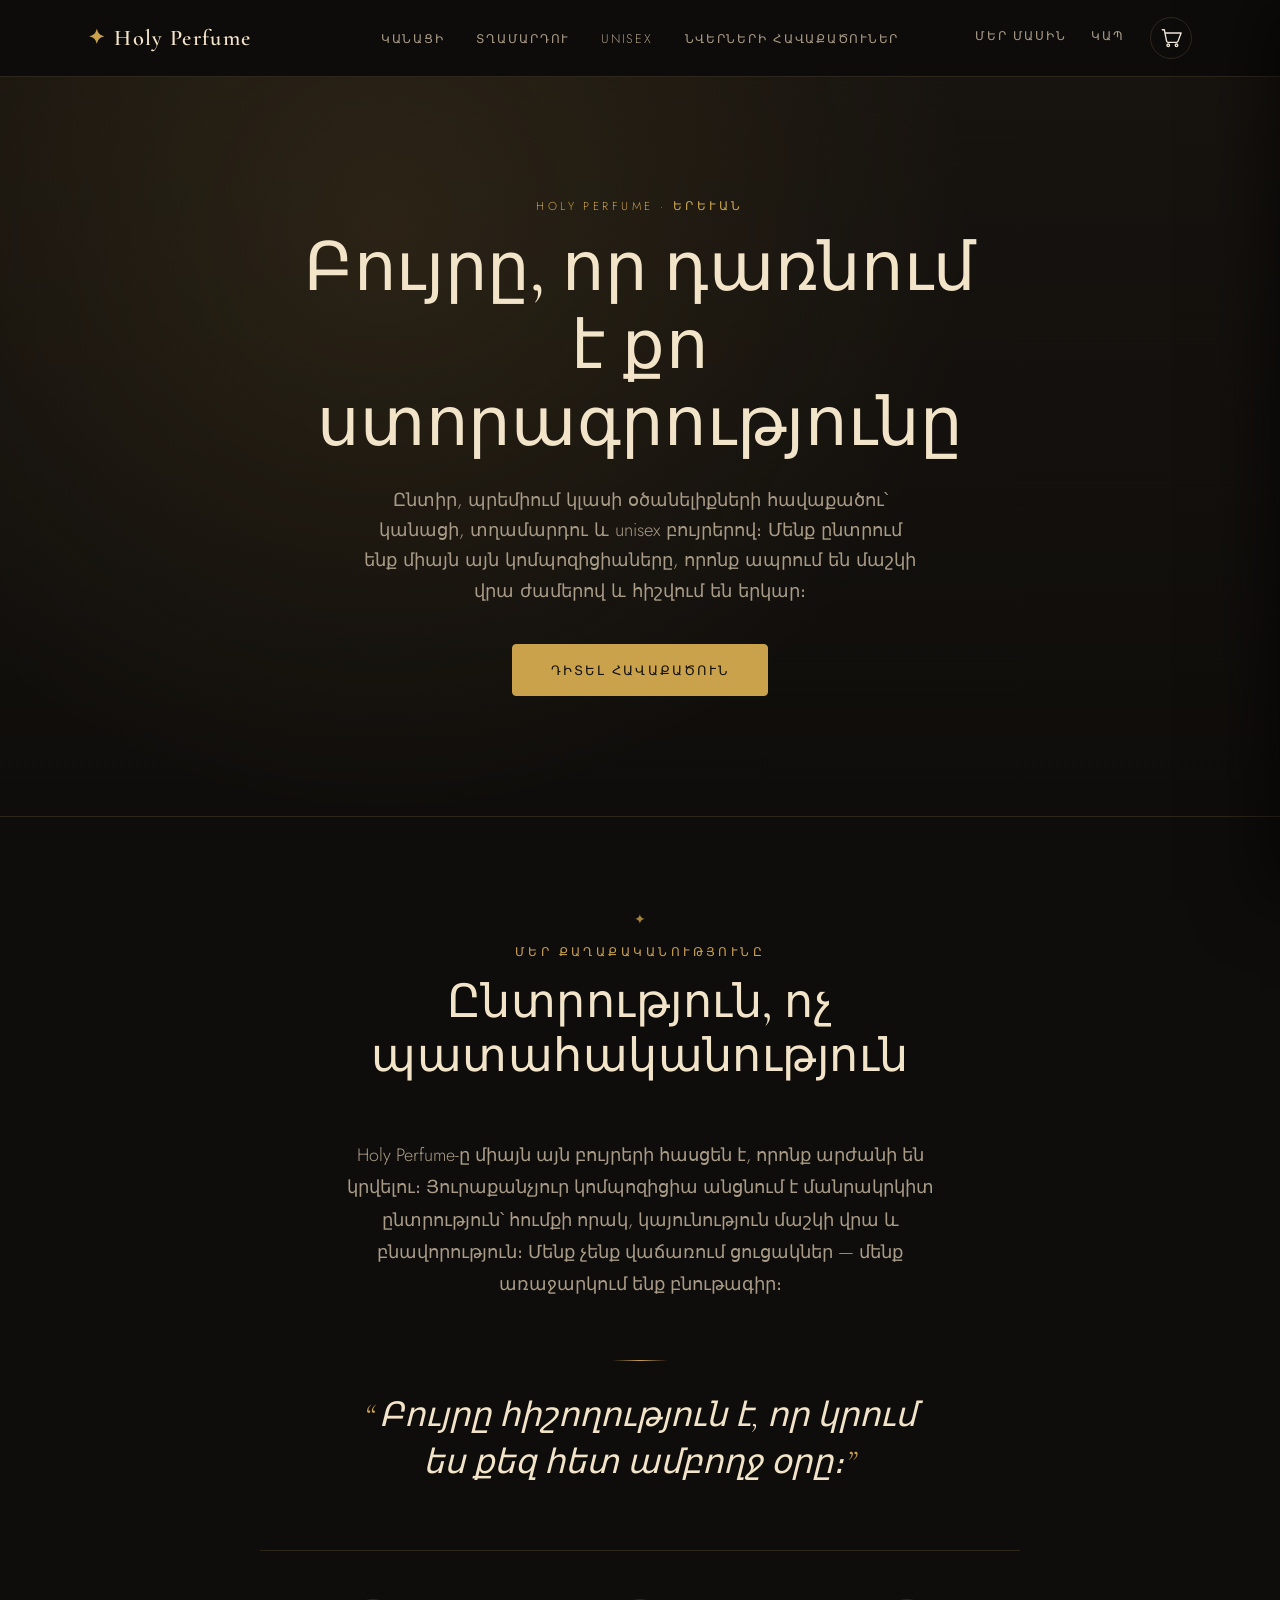
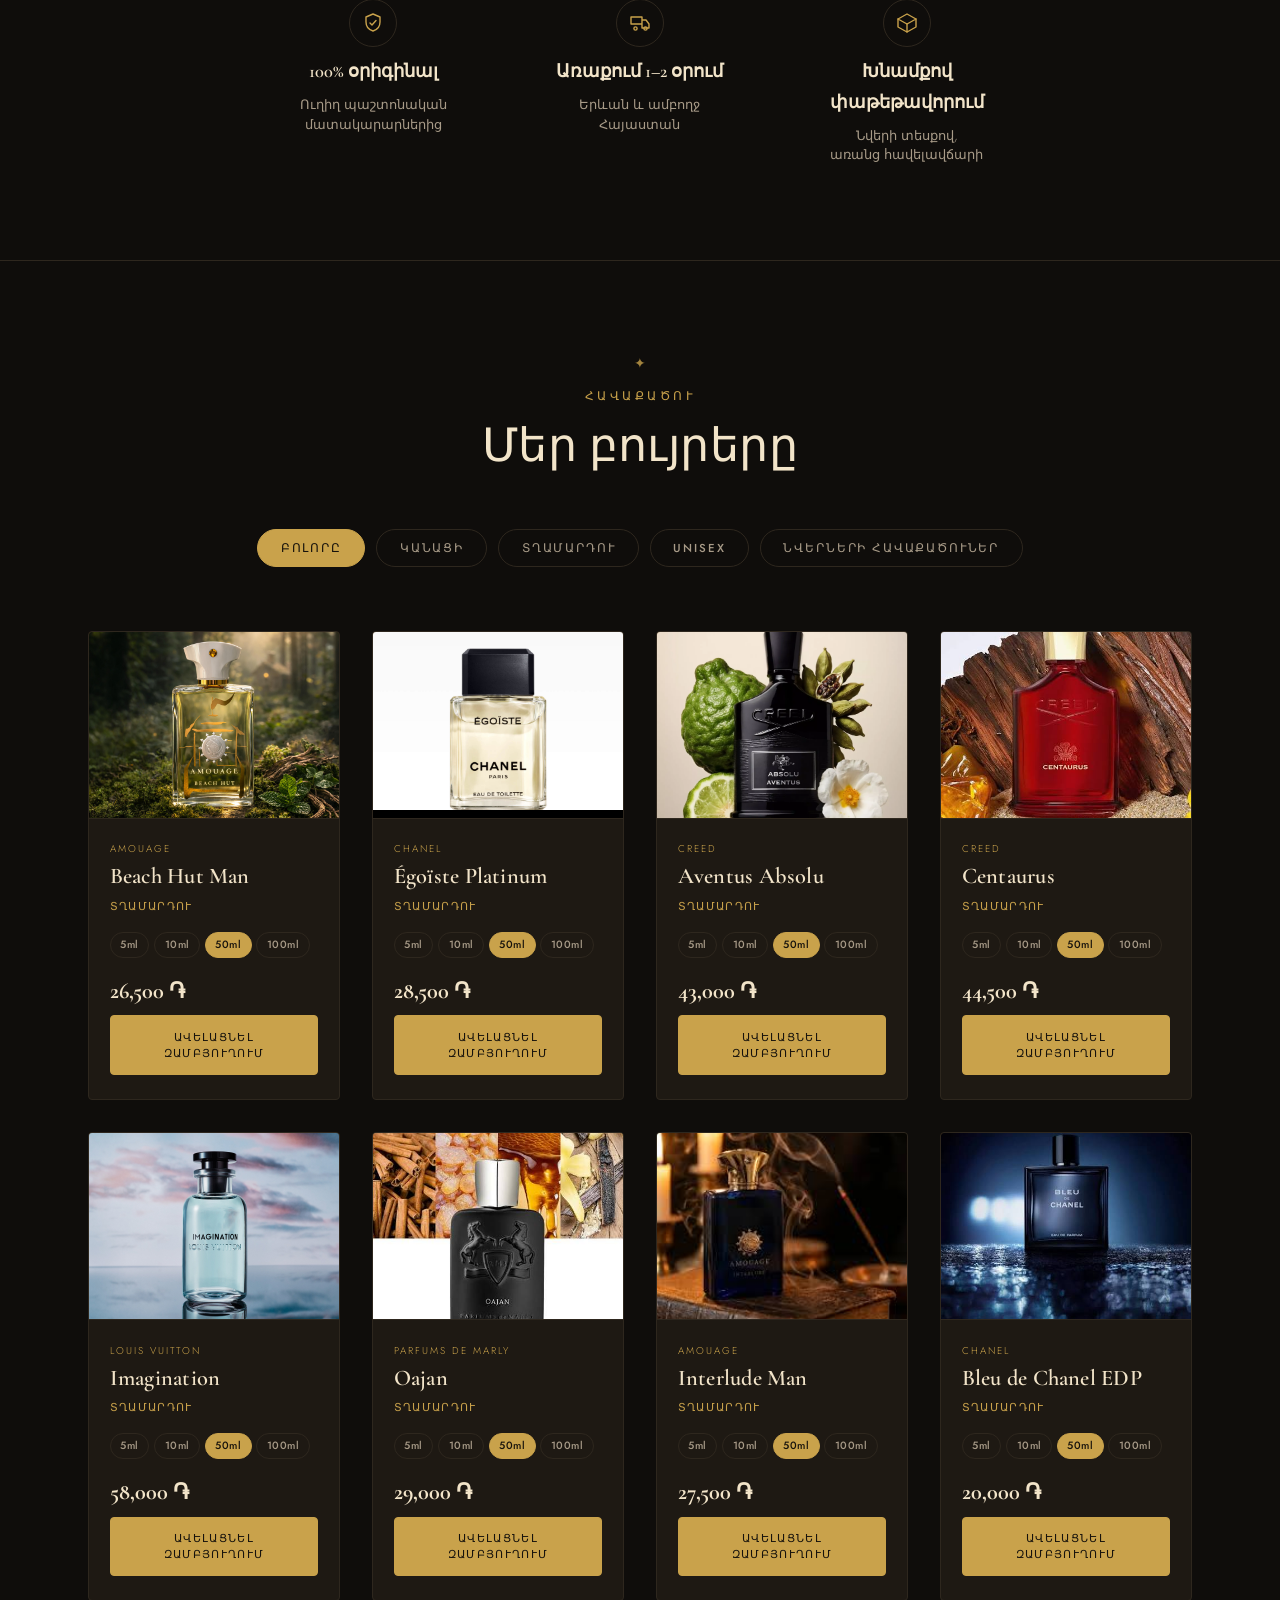
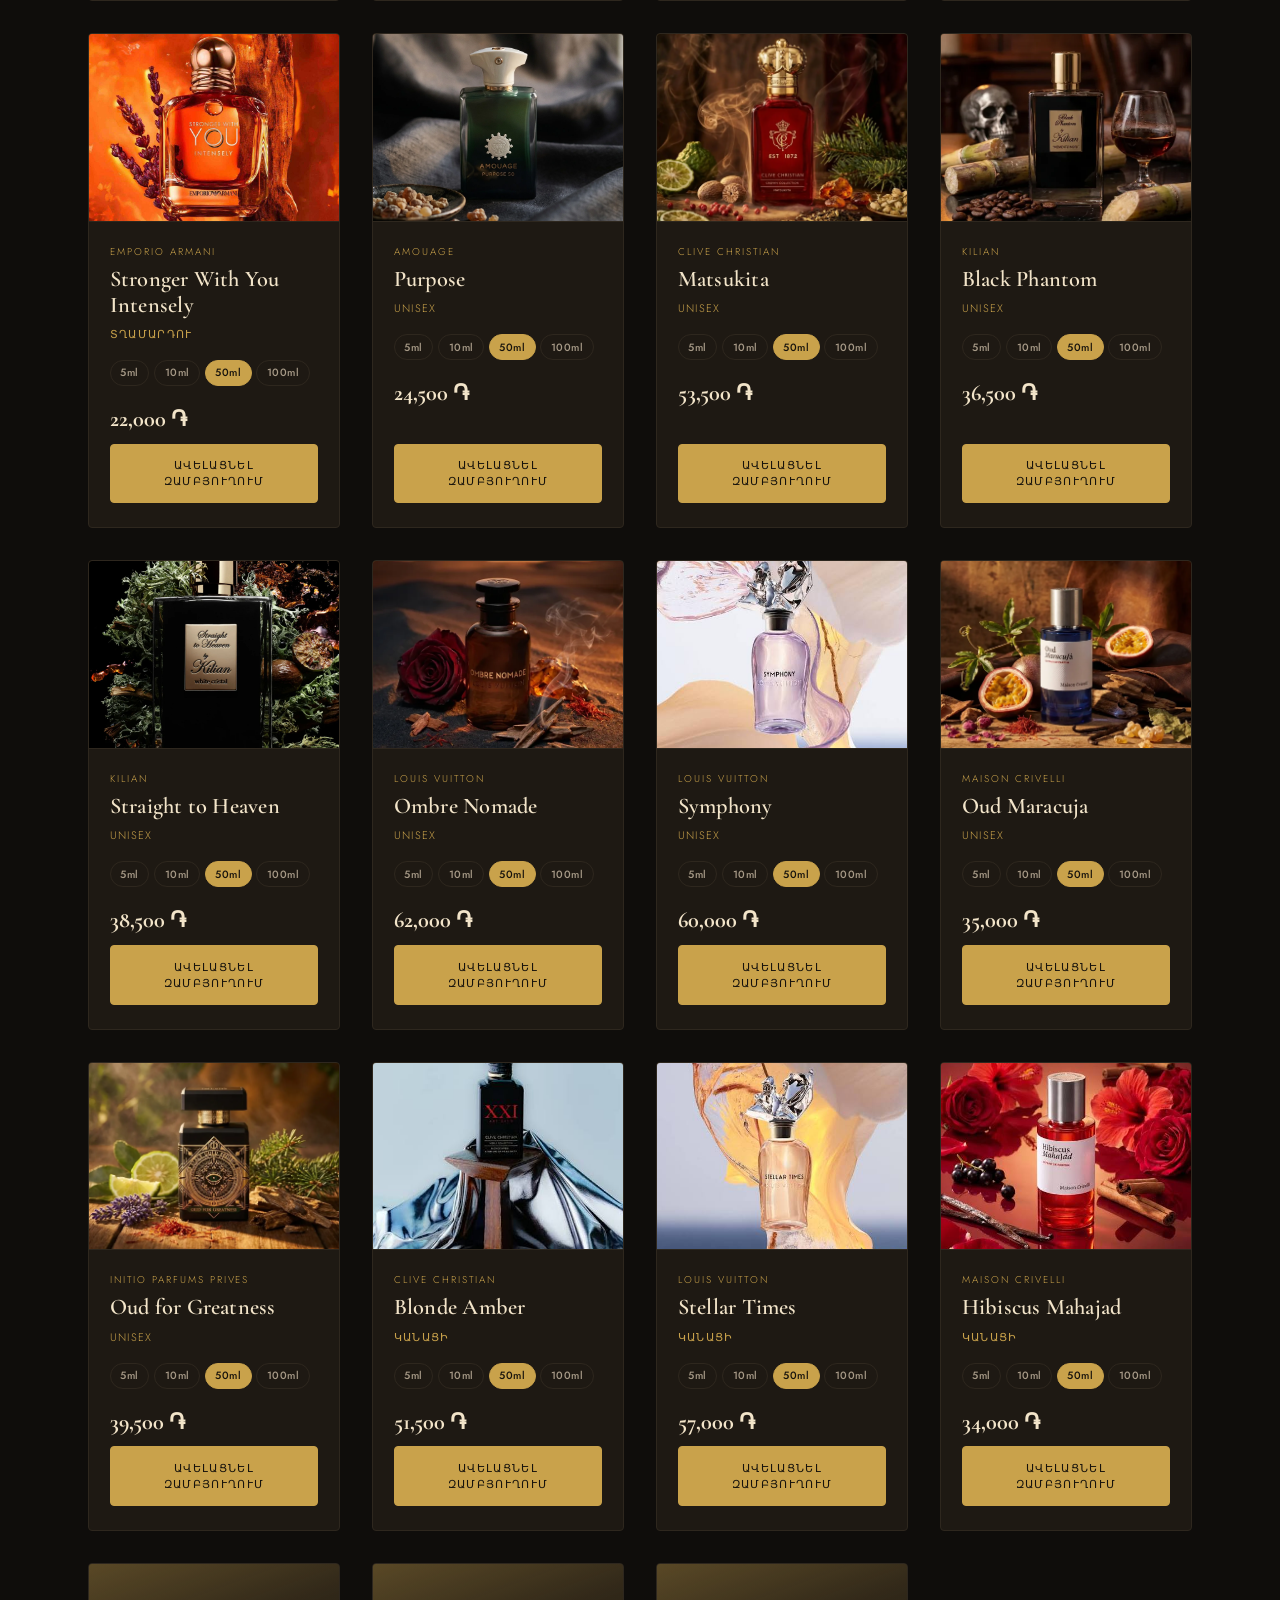
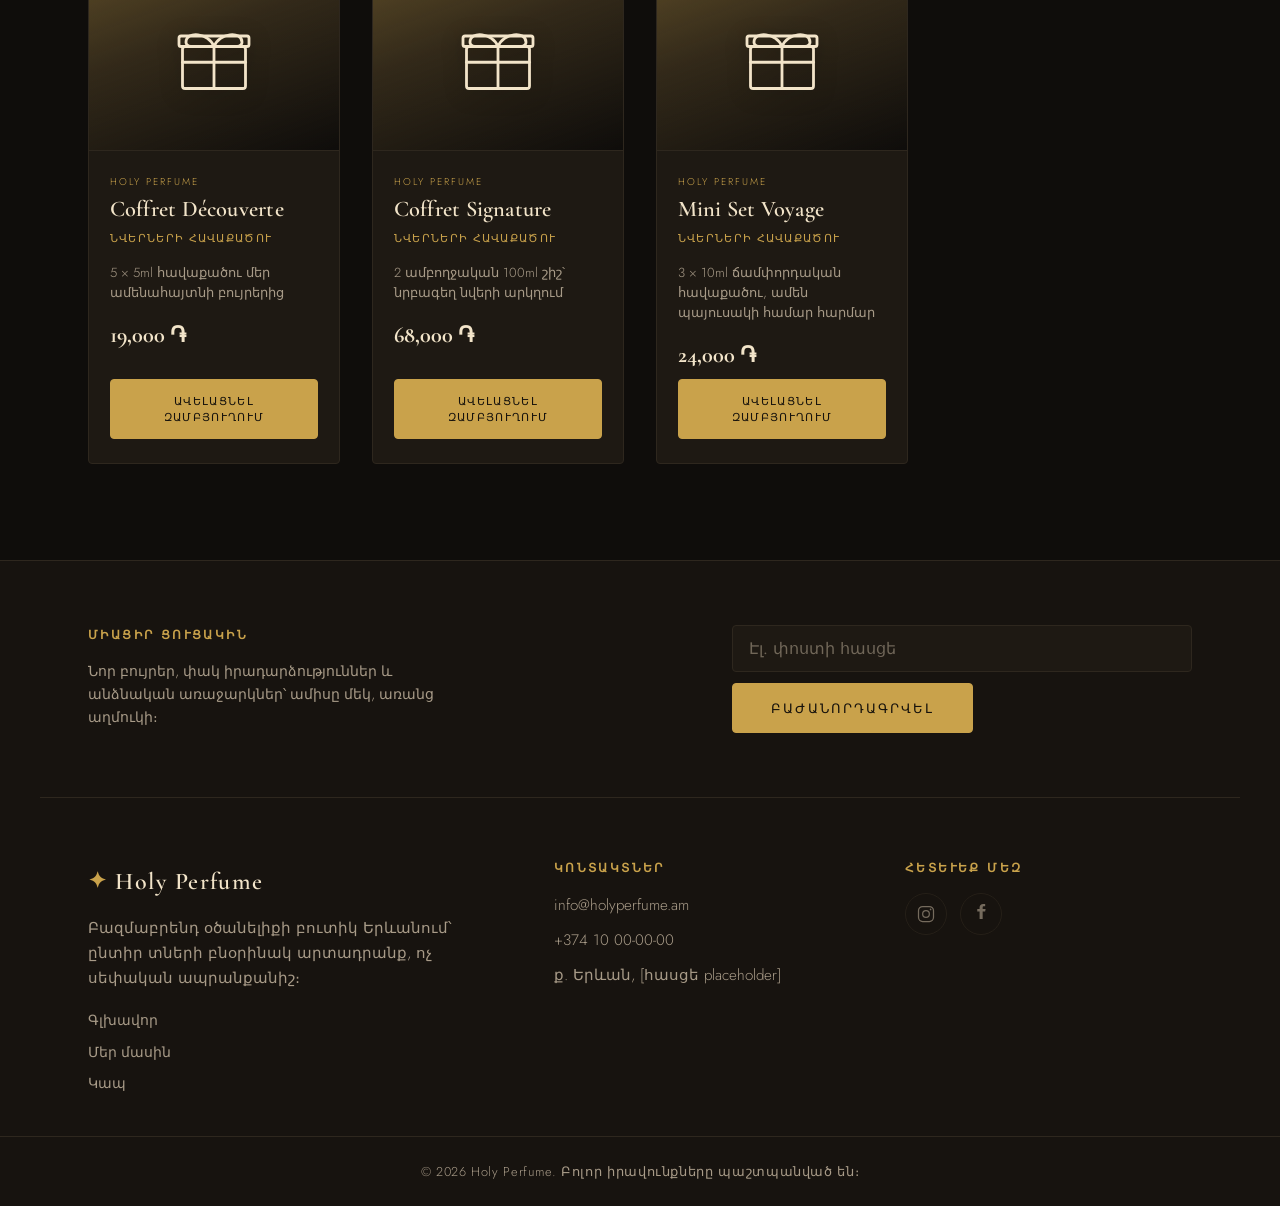
<file: index.html>
<!DOCTYPE html>
<html lang="hy">
<head>
  <meta charset="UTF-8" />
  <meta name="viewport" content="width=device-width, initial-scale=1.0" />
  <meta name="description" content="Holy Perfume — ընտիր, պրեմիում օծանելիքների օնլայն խանութ Երևանում։ Կանացի, տղամարդու և unisex բույրեր, առաքում ամբողջ Հայաստանում։" />
  <meta name="theme-color" content="#0f0d0b" />
  <title>Holy Perfume — Ընտիր օծանելիքներ Երևանում</title>
  <link rel="icon" href="data:image/svg+xml,%3Csvg xmlns='http://www.w3.org/2000/svg' viewBox='0 0 32 32'%3E%3Crect width='32' height='32' rx='6' fill='%230f0d0b'/%3E%3Ctext x='16' y='22' font-family='Georgia,serif' font-size='18' font-weight='700' text-anchor='middle' fill='%23c9a24b'%3EH%3C/text%3E%3C/svg%3E" />
  <link rel="preconnect" href="https://fonts.googleapis.com" />
  <link rel="preconnect" href="https://fonts.gstatic.com" crossorigin />
  <link href="https://fonts.googleapis.com/css2?family=Cormorant+Garamond:wght@400;500;600;700&family=Jost:wght@300;400;500;600&display=swap" rel="stylesheet" />
  <link rel="stylesheet" href="style.css" />
</head>
<body>
  <header class="site-header" id="top">
    <div class="header-inner">
      <a href="#top" class="brand">
        <span class="brand-mark">✦</span>
        <span class="brand-name">Holy&nbsp;Perfume</span>
      </a>

      <nav class="main-nav" id="primary-nav" aria-label="Հիմնական նավիգացիա">
        <ul>
          <li><a href="#shop">Կանացի</a></li>
          <li><a href="#shop">Տղամարդու</a></li>
          <li><a href="#shop">Unisex</a></li>
          <li><a href="#shop">Նվերների հավաքածուներ</a></li>
          <li class="nav-page-link"><a href="about.html">Մեր մասին</a></li>
          <li class="nav-page-link"><a href="contact.html">Կապ</a></li>
        </ul>
      </nav>

      <div class="header-actions">
        <nav class="page-nav" aria-label="Էջեր">
          <a href="about.html" class="page-link">Մեր մասին</a>
          <a href="contact.html" class="page-link">Կապ</a>
        </nav>

        <button class="cart-btn" type="button" aria-label="Զամբյուղ" data-cart-toggle>
          <svg viewBox="0 0 24 24" width="22" height="22" fill="none" stroke="currentColor" stroke-width="1.5" stroke-linecap="round" stroke-linejoin="round" aria-hidden="true">
            <circle cx="9" cy="20" r="1.4" />
            <circle cx="18" cy="20" r="1.4" />
            <path d="M2.5 3h2.2l2.5 12.4a1.8 1.8 0 0 0 1.8 1.4h8.9a1.8 1.8 0 0 0 1.8-1.4L23 6.5H6" />
          </svg>
          <span class="cart-count" data-cart-count hidden>0</span>
        </button>

        <button class="nav-toggle" type="button" aria-label="Բացել մենյուն" aria-expanded="false" aria-controls="primary-nav" data-nav-toggle>
          <span></span><span></span><span></span>
        </button>
      </div>
    </div>
  </header>

  <main>
    <section class="hero">
      <div class="hero-content">
        <p class="hero-eyebrow">Holy Perfume · Երևան</p>
        <h1 class="hero-title">Բույրը, որ դառնում է քո ստորագրությունը</h1>
        <p class="hero-text">
          Ընտիր, պրեմիում կլասի օծանելիքների հավաքածու՝ կանացի, տղամարդու և unisex
          բույրերով։ Մենք ընտրում ենք միայն այն կոմպոզիցիաները, որոնք ապրում են
          մաշկի վրա ժամերով և հիշվում են երկար։
        </p>
        <a href="#shop" class="btn btn-primary">Դիտել հավաքածուն</a>
      </div>
    </section>

    <section class="ethos" aria-labelledby="ethos-title">
      <div class="ethos-inner">
        <div class="section-head">
          <p class="section-eyebrow" id="ethos-title">Մեր քաղաքականությունը</p>
          <h2 class="section-title">Ընտրություն, ոչ պատահականություն</h2>
        </div>

        <p class="ethos-text">
          Holy Perfume-ը միայն այն բույրերի հասցեն է, որոնք արժանի են կրվելու։
          Յուրաքանչյուր կոմպոզիցիա անցնում է մանրակրկիտ ընտրություն՝ հումքի
          որակ, կայունություն մաշկի վրա և բնավորություն։ Մենք չենք վաճառում
          ցուցակներ — մենք առաջարկում ենք բնութագիր։
        </p>

        <blockquote class="ethos-quote">
          <p>Բույրը հիշողություն է, որ կրում ես քեզ հետ ամբողջ օրը։</p>
        </blockquote>

        <ul class="trust-strip">
          <li class="trust-item">
            <span class="trust-icon" aria-hidden="true">
              <svg viewBox="0 0 24 24" width="24" height="24" fill="none" stroke="currentColor" stroke-width="1.4" stroke-linecap="round" stroke-linejoin="round">
                <path d="M12 3l7 3v5c0 5-3.5 8-7 9-3.5-1-7-4-7-9V6z" />
                <path d="M9 12l2 2 4-4.5" />
              </svg>
            </span>
            <span class="trust-value">100% օրիգինալ</span>
            <span class="trust-label">Ուղիղ պաշտոնական մատակարարներից</span>
          </li>
          <li class="trust-item">
            <span class="trust-icon" aria-hidden="true">
              <svg viewBox="0 0 24 24" width="24" height="24" fill="none" stroke="currentColor" stroke-width="1.4" stroke-linecap="round" stroke-linejoin="round">
                <path d="M3 13h11V6H3zM14 9h4l3 4v4h-7z" />
                <circle cx="7.5" cy="17.5" r="1.6" />
                <circle cx="17.5" cy="17.5" r="1.6" />
              </svg>
            </span>
            <span class="trust-value">Առաքում 1–2 օրում</span>
            <span class="trust-label">Երևան և ամբողջ Հայաստան</span>
          </li>
          <li class="trust-item">
            <span class="trust-icon" aria-hidden="true">
              <svg viewBox="0 0 24 24" width="24" height="24" fill="none" stroke="currentColor" stroke-width="1.4" stroke-linecap="round" stroke-linejoin="round">
                <path d="M3 8l9-5 9 5-9 5z" />
                <path d="M3 8v8l9 5 9-5V8" />
                <path d="M12 13v8" />
              </svg>
            </span>
            <span class="trust-value">Խնամքով փաթեթավորում</span>
            <span class="trust-label">Նվերի տեսքով, առանց հավելավճարի</span>
          </li>
        </ul>
      </div>
    </section>

    <section id="shop" class="shop">
      <div class="section-head">
        <p class="section-eyebrow">Հավաքածու</p>
        <h2 class="section-title">Մեր բույրերը</h2>
      </div>

      <div class="filter-bar" role="group" aria-label="Ֆիլտր ըստ կատեգորիայի">
        <button type="button" class="filter-chip is-active" data-cat="all">Բոլորը</button>
        <button type="button" class="filter-chip" data-cat="women">Կանացի</button>
        <button type="button" class="filter-chip" data-cat="men">Տղամարդու</button>
        <button type="button" class="filter-chip" data-cat="unisex">Unisex</button>
        <button type="button" class="filter-chip" data-cat="gifts">Նվերների հավաքածուներ</button>
      </div>

      <!-- Ապրանքների ցանցը գեներացվում է script.js-ով PRODUCTS array-ից -->
      <div class="product-grid" id="product-grid"></div>
      <p class="grid-empty" id="grid-empty" hidden>Այս կատեգորիայում ապրանքներ դեռ չկան։</p>
    </section>
  </main>

  <footer class="site-footer">
    <div class="newsletter">
      <div class="newsletter-copy">
        <h3 class="footer-title">Միացիր ցուցակին</h3>
        <p>Նոր բույրեր, փակ իրադարձություններ և անձնական առաջարկներ՝ ամիսը մեկ, առանց աղմուկի։</p>
      </div>
      <form class="newsletter-form" id="newsletter-form">
        <input type="email" name="email" required autocomplete="email" placeholder="Էլ. փոստի հասցե" aria-label="Էլ. փոստի հասցե" />
        <button type="submit" class="btn btn-primary">Բաժանորդագրվել</button>
      </form>
    </div>

    <div class="footer-inner">
      <div class="footer-col footer-brand">
        <a href="#top" class="brand">
          <span class="brand-mark">✦</span>
          <span class="brand-name">Holy&nbsp;Perfume</span>
        </a>
        <p class="footer-tagline">
          Բազմաբրենդ օծանելիքի բուտիկ Երևանում՝ ընտիր տների բնօրինակ արտադրանք,
          ոչ սեփական ապրանքանիշ։
        </p>
        <nav class="footer-nav" aria-label="Կայքի էջեր">
          <a href="index.html">Գլխավոր</a>
          <a href="about.html">Մեր մասին</a>
          <a href="contact.html">Կապ</a>
        </nav>
      </div>

      <div class="footer-col">
        <h3 class="footer-title">Կոնտակտներ</h3>
        <ul class="footer-list">
          <li><a href="mailto:info@holyperfume.am">info@holyperfume.am</a></li>
          <li><a href="tel:+37410000000">+374 10 00-00-00</a></li>
          <li>ք. Երևան, [հասցե placeholder]</li>
        </ul>
      </div>

      <div class="footer-col">
        <h3 class="footer-title">Հետևեք մեզ</h3>
        <div class="social-links">
          <a href="#" class="social-link is-soon" data-soon aria-label="Instagram (շուտով)" title="Շուտով">
            <svg viewBox="0 0 24 24" width="20" height="20" fill="none" stroke="currentColor" stroke-width="1.5" aria-hidden="true">
              <rect x="3" y="3" width="18" height="18" rx="5" />
              <circle cx="12" cy="12" r="4" />
              <circle cx="17.5" cy="6.5" r="1" fill="currentColor" stroke="none" />
            </svg>
          </a>
          <a href="#" class="social-link is-soon" data-soon aria-label="Facebook (շուտով)" title="Շուտով">
            <svg viewBox="0 0 24 24" width="20" height="20" fill="currentColor" aria-hidden="true">
              <path d="M14 9h3l.5-3H14V4.2c0-.9.3-1.5 1.6-1.5H17V.1C16.6 0 15.6 0 14.5 0 12 0 10.3 1.5 10.3 4.3V6H7.5v3h2.8v9H14V9z" />
            </svg>
          </a>
        </div>
      </div>
    </div>
    <div class="footer-bottom">
      <p>© <span data-year>2026</span> Holy Perfume. Բոլոր իրավունքները պաշտպանված են։</p>
    </div>
  </footer>

  <!-- ============ Զամբյուղ ============ -->
  <div class="cart-backdrop" id="cart-backdrop" hidden></div>

  <aside class="cart-drawer" id="cart-drawer" aria-label="Զամբյուղ" aria-hidden="true">
    <header class="cart-head">
      <h2 class="cart-title" id="cart-title">Զամբյուղ</h2>
      <button type="button" class="cart-close" id="cart-close" aria-label="Փակել զամբյուղը">
        <svg viewBox="0 0 24 24" width="22" height="22" fill="none" stroke="currentColor" stroke-width="1.6" stroke-linecap="round" aria-hidden="true">
          <line x1="6" y1="6" x2="18" y2="18" />
          <line x1="18" y1="6" x2="6" y2="18" />
        </svg>
      </button>
    </header>

    <!-- ---- Տեսք 1. Զամբյուղի ապրանքները ---- -->
    <div class="cart-view" id="cart-view">
      <div class="cart-items" id="cart-items"><!-- JS-ով լցվում է --></div>

      <p class="cart-empty" id="cart-empty">Զամբյուղը դատարկ է</p>

      <footer class="cart-foot" id="cart-foot" hidden>
        <div class="cart-subtotal">
          <span>Ընդհանուր</span>
          <span id="cart-subtotal">0 ֏</span>
        </div>
        <button type="button" class="btn btn-primary cart-checkout" id="cart-checkout">Ձևակերպել պատվեր</button>
      </footer>
    </div>

    <!-- ---- Տեսք 2. Checkout ձև ---- -->
    <div class="checkout-view" id="checkout-view" hidden>
      <button type="button" class="checkout-back" id="checkout-back">← Հետ</button>

      <form class="checkout-form" id="checkout-form">
        <label class="field">
          <span class="field-label">Անուն Ազգանուն <em>*</em></span>
          <input type="text" name="name" autocomplete="name" required />
        </label>

        <label class="field">
          <span class="field-label">Հեռախոսահամար <em>*</em></span>
          <input type="tel" name="phone" autocomplete="tel" placeholder="+374 __ ______" required />
        </label>

        <label class="field">
          <span class="field-label">Առաքման հասցե <em>*</em></span>
          <textarea name="address" rows="3" autocomplete="street-address" required></textarea>
        </label>

        <label class="field">
          <span class="field-label">Նշում <span class="field-optional">(ըստ ցանկության)</span></span>
          <textarea name="comment" rows="2"></textarea>
        </label>

        <div class="order-summary" id="order-summary" aria-label="Պատվերի ամփոփում"></div>

        <button type="submit" class="btn btn-primary checkout-submit">Հաստատել պատվերը</button>
      </form>
    </div>

    <!-- ---- Տեսք 3. Հաջողություն ---- -->
    <div class="success-view" id="success-view" hidden>
      <div class="success-mark" aria-hidden="true">
        <svg viewBox="0 0 24 24" width="30" height="30" fill="none" stroke="currentColor" stroke-width="1.8" stroke-linecap="round" stroke-linejoin="round">
          <path d="M4 12.5l5 5L20 6.5" />
        </svg>
      </div>
      <h3 class="success-title" id="success-title">Շնորհակալություն</h3>
      <p class="success-text" id="success-text"></p>
      <p class="success-order">Պատվերի համար՝ <strong id="success-order-id">#HP-0000</strong></p>
      <div class="order-summary" id="success-summary" aria-label="Պատվերի ամփոփում"></div>
      <button type="button" class="btn btn-primary success-close" id="success-close">Փակել</button>
    </div>
  </aside>

  <div class="toast-stack" id="toast-stack" aria-live="polite" aria-atomic="true"></div>

  <script src="script.js"></script>
</body>
</html>
</file>
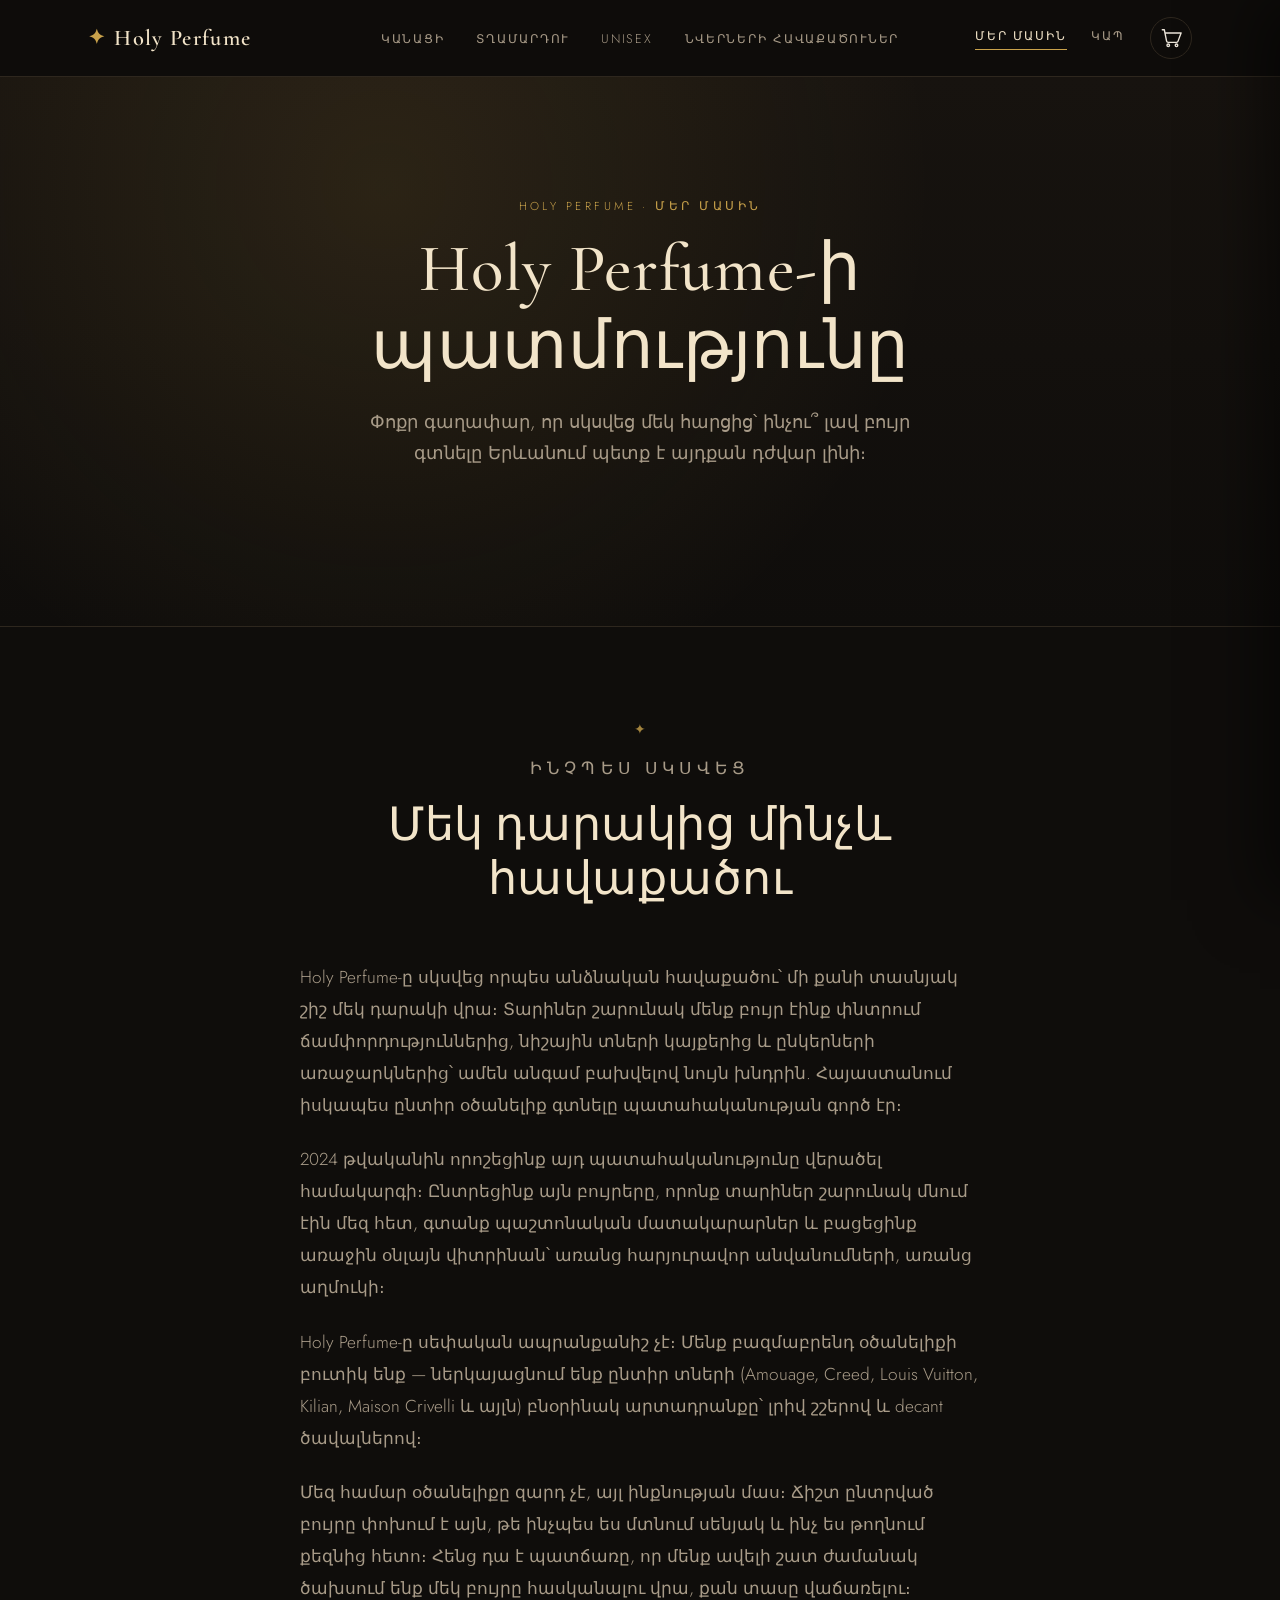
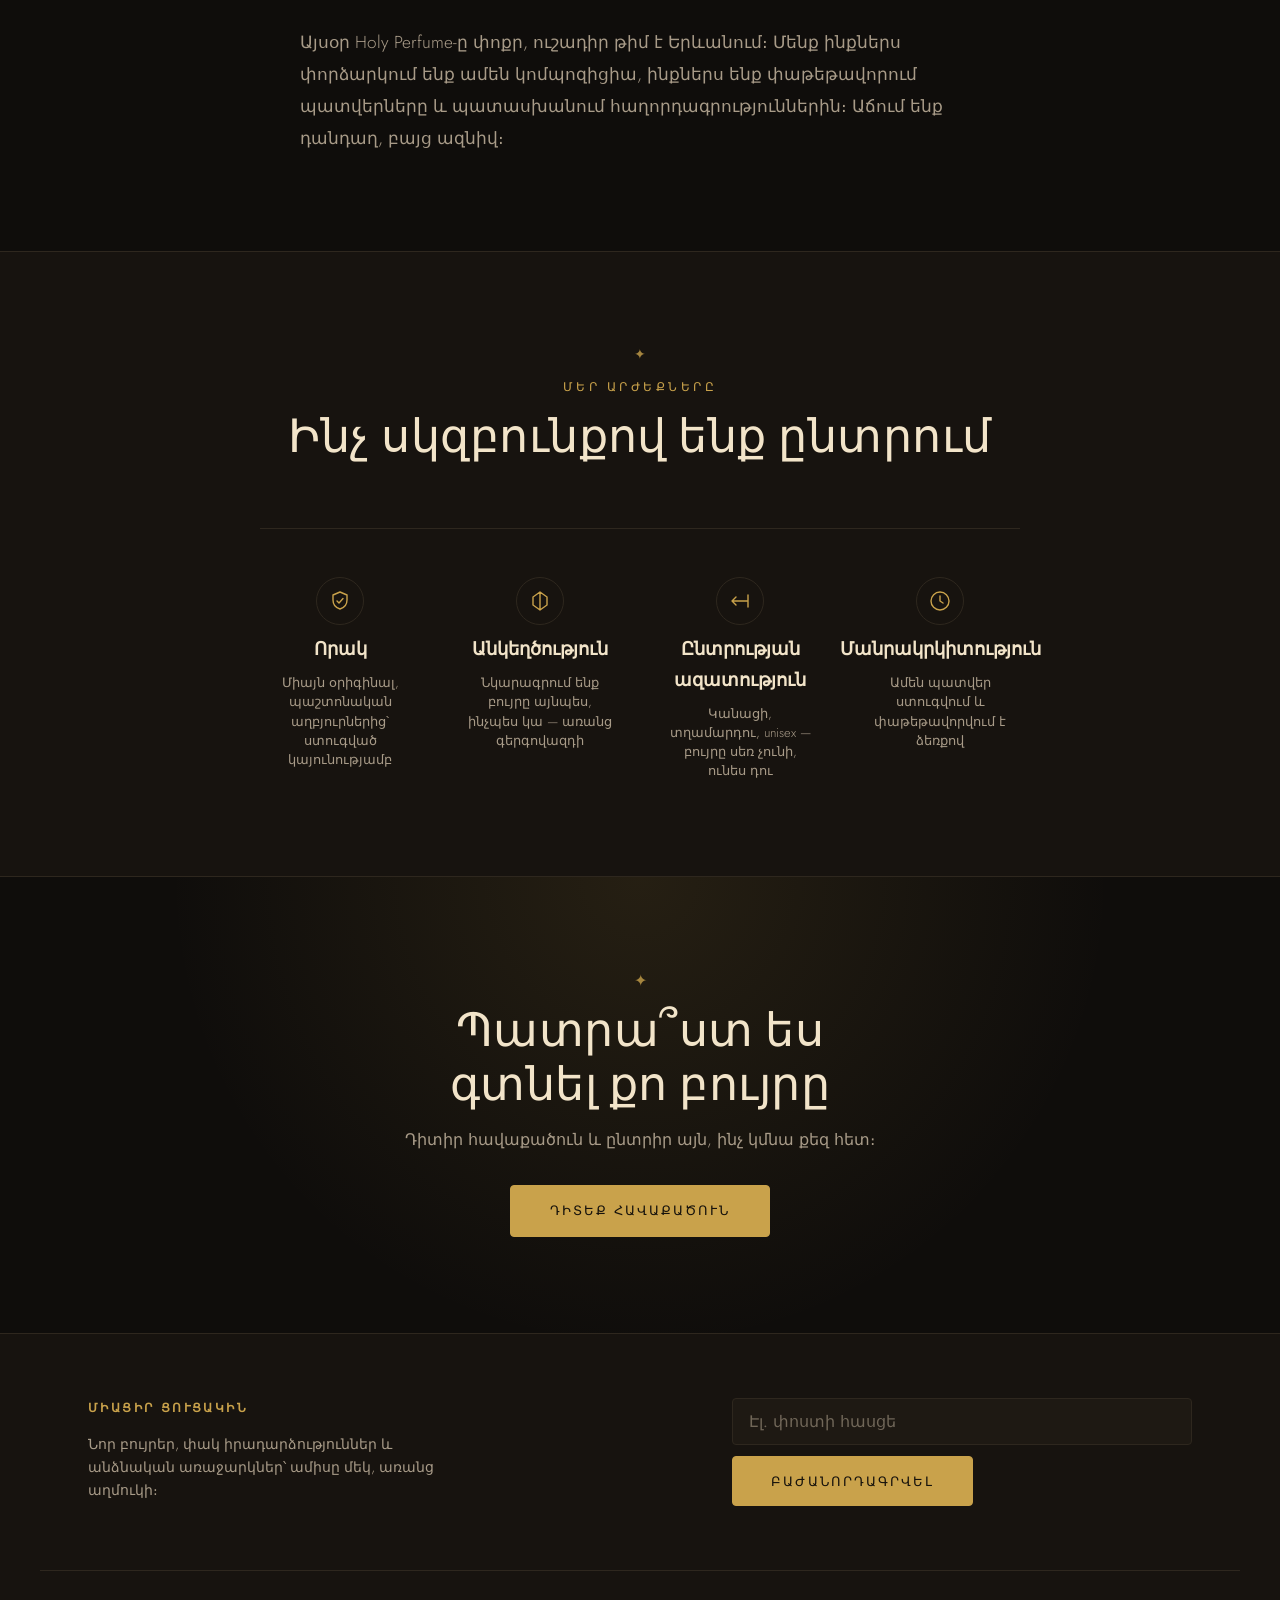
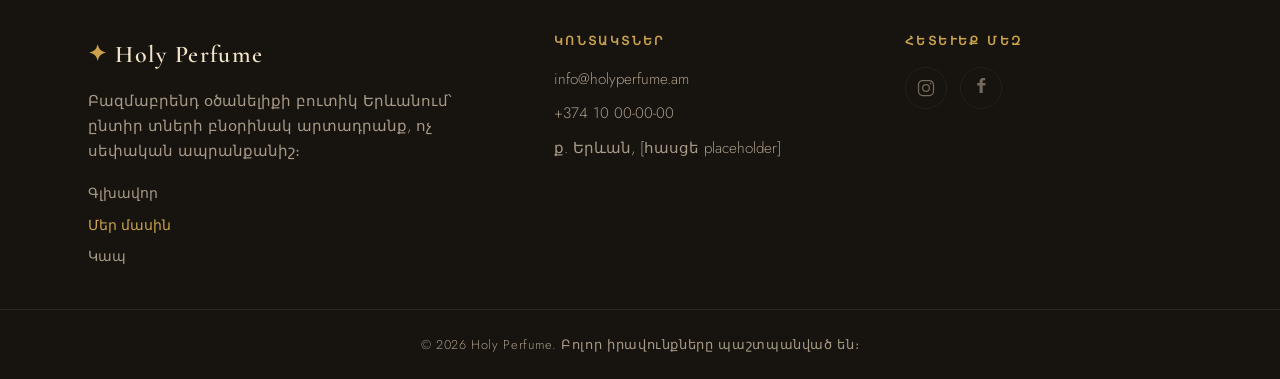
<file: about.html>
<!DOCTYPE html>
<html lang="hy">
<head>
  <meta charset="UTF-8" />
  <meta name="viewport" content="width=device-width, initial-scale=1.0" />
  <meta name="description" content="Holy Perfume-ի պատմությունը՝ ինչպես սկսվեց, ինչու օծանելիք և ինչ սկզբունքներով ենք ընտրում բույրերը Երևանում։" />
  <meta name="theme-color" content="#0f0d0b" />
  <title>Holy Perfume — Մեր մասին</title>
  <link rel="icon" href="data:image/svg+xml,%3Csvg xmlns='http://www.w3.org/2000/svg' viewBox='0 0 32 32'%3E%3Crect width='32' height='32' rx='6' fill='%230f0d0b'/%3E%3Ctext x='16' y='22' font-family='Georgia,serif' font-size='18' font-weight='700' text-anchor='middle' fill='%23c9a24b'%3EH%3C/text%3E%3C/svg%3E" />
  <link rel="preconnect" href="https://fonts.googleapis.com" />
  <link rel="preconnect" href="https://fonts.gstatic.com" crossorigin />
  <link href="https://fonts.googleapis.com/css2?family=Cormorant+Garamond:wght@400;500;600;700&family=Jost:wght@300;400;500;600&display=swap" rel="stylesheet" />
  <link rel="stylesheet" href="style.css" />
</head>
<body>
  <header class="site-header" id="top">
    <div class="header-inner">
      <a href="index.html" class="brand">
        <span class="brand-mark">✦</span>
        <span class="brand-name">Holy&nbsp;Perfume</span>
      </a>

      <nav class="main-nav" id="primary-nav" aria-label="Հիմնական նավիգացիա">
        <ul>
          <li><a href="index.html#shop">Կանացի</a></li>
          <li><a href="index.html#shop">Տղամարդու</a></li>
          <li><a href="index.html#shop">Unisex</a></li>
          <li><a href="index.html#shop">Նվերների հավաքածուներ</a></li>
          <li class="nav-page-link"><a href="about.html" aria-current="page">Մեր մասին</a></li>
          <li class="nav-page-link"><a href="contact.html">Կապ</a></li>
        </ul>
      </nav>

      <div class="header-actions">
        <nav class="page-nav" aria-label="Էջեր">
          <a href="about.html" class="page-link" aria-current="page">Մեր մասին</a>
          <a href="contact.html" class="page-link">Կապ</a>
        </nav>

        <button class="cart-btn" type="button" aria-label="Զամբյուղ" data-cart-toggle>
          <svg viewBox="0 0 24 24" width="22" height="22" fill="none" stroke="currentColor" stroke-width="1.5" stroke-linecap="round" stroke-linejoin="round" aria-hidden="true">
            <circle cx="9" cy="20" r="1.4" />
            <circle cx="18" cy="20" r="1.4" />
            <path d="M2.5 3h2.2l2.5 12.4a1.8 1.8 0 0 0 1.8 1.4h8.9a1.8 1.8 0 0 0 1.8-1.4L23 6.5H6" />
          </svg>
          <span class="cart-count" data-cart-count hidden>0</span>
        </button>

        <button class="nav-toggle" type="button" aria-label="Բացել մենյուն" aria-expanded="false" aria-controls="primary-nav" data-nav-toggle>
          <span></span><span></span><span></span>
        </button>
      </div>
    </div>
  </header>

  <main>
    <section class="hero">
      <div class="hero-content">
        <p class="hero-eyebrow">Holy Perfume · Մեր մասին</p>
        <h1 class="hero-title">Holy Perfume-ի պատմությունը</h1>
        <p class="hero-text">
          Փոքր գաղափար, որ սկսվեց մեկ հարցից՝ ինչու՞ լավ բույր գտնելը Երևանում
          պետք է այդքան դժվար լինի։
        </p>
      </div>
    </section>

    <section class="page-section">
      <div class="prose">
        <div class="section-head">
          <p class="section-eyebrow">Ինչպես սկսվեց</p>
          <h2 class="section-title">Մեկ դարակից մինչև հավաքածու</h2>
        </div>

        <p>
          Holy Perfume-ը սկսվեց որպես անձնական հավաքածու՝ մի քանի տասնյակ շիշ մեկ
          դարակի վրա։ Տարիներ շարունակ մենք բույր էինք փնտրում ճամփորդություններից,
          նիշային տների կայքերից և ընկերների առաջարկներից՝ ամեն անգամ բախվելով
          նույն խնդրին. Հայաստանում իսկապես ընտիր օծանելիք գտնելը պատահականության
          գործ էր։
        </p>
        <p>
          2024 թվականին որոշեցինք այդ պատահականությունը վերածել համակարգի։ Ընտրեցինք
          այն բույրերը, որոնք տարիներ շարունակ մնում էին մեզ հետ, գտանք պաշտոնական
          մատակարարներ և բացեցինք առաջին օնլայն վիտրինան՝ առանց հարյուրավոր
          անվանումների, առանց աղմուկի։
        </p>
        <p>
          Holy Perfume-ը սեփական ապրանքանիշ չէ։ Մենք բազմաբրենդ օծանելիքի բուտիկ
          ենք — ներկայացնում ենք ընտիր տների (Amouage, Creed, Louis Vuitton, Kilian,
          Maison Crivelli և այլն) բնօրինակ արտադրանքը՝ լրիվ շշերով և decant
          ծավալներով։
        </p>
        <p>
          Մեզ համար օծանելիքը զարդ չէ, այլ ինքնության մաս։ Ճիշտ ընտրված բույրը
          փոխում է այն, թե ինչպես ես մտնում սենյակ և ինչ ես թողնում քեզնից հետո։
          Հենց դա է պատճառը, որ մենք ավելի շատ ժամանակ ծախսում ենք մեկ բույրը
          հասկանալու վրա, քան տասը վաճառելու։
        </p>
        <p>
          Այսօր Holy Perfume-ը փոքր, ուշադիր թիմ է Երևանում։ Մենք ինքներս
          փորձարկում ենք ամեն կոմպոզիցիա, ինքներս ենք փաթեթավորում պատվերները և
          պատասխանում հաղորդագրություններին։ Աճում ենք դանդաղ, բայց ազնիվ։
        </p>
      </div>
    </section>

    <section class="page-section page-section--alt">
      <div class="ethos-inner">
        <div class="section-head">
          <p class="section-eyebrow">Մեր արժեքները</p>
          <h2 class="section-title">Ինչ սկզբունքով ենք ընտրում</h2>
        </div>

        <ul class="trust-strip">
          <li class="trust-item">
            <span class="trust-icon" aria-hidden="true">
              <svg viewBox="0 0 24 24" width="24" height="24" fill="none" stroke="currentColor" stroke-width="1.4" stroke-linecap="round" stroke-linejoin="round">
                <path d="M12 3l7 3v5c0 5-3.5 8-7 9-3.5-1-7-4-7-9V6z" />
                <path d="M9 12l2 2 4-4.5" />
              </svg>
            </span>
            <span class="trust-value">Որակ</span>
            <span class="trust-label">Միայն օրիգինալ, պաշտոնական աղբյուրներից՝ ստուգված կայունությամբ</span>
          </li>
          <li class="trust-item">
            <span class="trust-icon" aria-hidden="true">
              <svg viewBox="0 0 24 24" width="24" height="24" fill="none" stroke="currentColor" stroke-width="1.4" stroke-linecap="round" stroke-linejoin="round">
                <path d="M12 3v18M5 8l7-5 7 5M5 8v8l7 5 7-5V8" />
              </svg>
            </span>
            <span class="trust-value">Անկեղծություն</span>
            <span class="trust-label">Նկարագրում ենք բույրը այնպես, ինչպես կա — առանց գերգովազդի</span>
          </li>
          <li class="trust-item">
            <span class="trust-icon" aria-hidden="true">
              <svg viewBox="0 0 24 24" width="24" height="24" fill="none" stroke="currentColor" stroke-width="1.4" stroke-linecap="round" stroke-linejoin="round">
                <path d="M4 12h16M4 12l4-4M4 12l4 4M20 6v12" />
              </svg>
            </span>
            <span class="trust-value">Ընտրության ազատություն</span>
            <span class="trust-label">Կանացի, տղամարդու, unisex — բույրը սեռ չունի, ունես դու</span>
          </li>
          <li class="trust-item">
            <span class="trust-icon" aria-hidden="true">
              <svg viewBox="0 0 24 24" width="24" height="24" fill="none" stroke="currentColor" stroke-width="1.4" stroke-linecap="round" stroke-linejoin="round">
                <circle cx="12" cy="12" r="9" />
                <path d="M12 7v5l3 2" />
              </svg>
            </span>
            <span class="trust-value">Մանրակրկիտություն</span>
            <span class="trust-label">Ամեն պատվեր ստուգվում և փաթեթավորվում է ձեռքով</span>
          </li>
        </ul>
      </div>
    </section>

    <section class="page-cta">
      <div class="page-cta-inner">
        <span class="brand-ornament" aria-hidden="true">✦</span>
        <h2 class="section-title">Պատրա՞ստ ես գտնել քո բույրը</h2>
        <p>Դիտիր հավաքածուն և ընտրիր այն, ինչ կմնա քեզ հետ։</p>
        <a href="index.html#shop" class="btn btn-primary">Դիտեք հավաքածուն</a>
      </div>
    </section>
  </main>

  <footer class="site-footer">
    <div class="newsletter">
      <div class="newsletter-copy">
        <h3 class="footer-title">Միացիր ցուցակին</h3>
        <p>Նոր բույրեր, փակ իրադարձություններ և անձնական առաջարկներ՝ ամիսը մեկ, առանց աղմուկի։</p>
      </div>
      <form class="newsletter-form" id="newsletter-form">
        <input type="email" name="email" required autocomplete="email" placeholder="Էլ. փոստի հասցե" aria-label="Էլ. փոստի հասցե" />
        <button type="submit" class="btn btn-primary">Բաժանորդագրվել</button>
      </form>
    </div>

    <div class="footer-inner">
      <div class="footer-col footer-brand">
        <a href="index.html" class="brand">
          <span class="brand-mark">✦</span>
          <span class="brand-name">Holy&nbsp;Perfume</span>
        </a>
        <p class="footer-tagline">
          Բազմաբրենդ օծանելիքի բուտիկ Երևանում՝ ընտիր տների բնօրինակ արտադրանք,
          ոչ սեփական ապրանքանիշ։
        </p>
        <nav class="footer-nav" aria-label="Կայքի էջեր">
          <a href="index.html">Գլխավոր</a>
          <a href="about.html" aria-current="page">Մեր մասին</a>
          <a href="contact.html">Կապ</a>
        </nav>
      </div>

      <div class="footer-col">
        <h3 class="footer-title">Կոնտակտներ</h3>
        <ul class="footer-list">
          <li><a href="mailto:info@holyperfume.am">info@holyperfume.am</a></li>
          <li><a href="tel:+37410000000">+374 10 00-00-00</a></li>
          <li>ք. Երևան, [հասցե placeholder]</li>
        </ul>
      </div>

      <div class="footer-col">
        <h3 class="footer-title">Հետևեք մեզ</h3>
        <div class="social-links">
          <a href="#" class="social-link is-soon" data-soon aria-label="Instagram (շուտով)" title="Շուտով">
            <svg viewBox="0 0 24 24" width="20" height="20" fill="none" stroke="currentColor" stroke-width="1.5" aria-hidden="true">
              <rect x="3" y="3" width="18" height="18" rx="5" />
              <circle cx="12" cy="12" r="4" />
              <circle cx="17.5" cy="6.5" r="1" fill="currentColor" stroke="none" />
            </svg>
          </a>
          <a href="#" class="social-link is-soon" data-soon aria-label="Facebook (շուտով)" title="Շուտով">
            <svg viewBox="0 0 24 24" width="20" height="20" fill="currentColor" aria-hidden="true">
              <path d="M14 9h3l.5-3H14V4.2c0-.9.3-1.5 1.6-1.5H17V.1C16.6 0 15.6 0 14.5 0 12 0 10.3 1.5 10.3 4.3V6H7.5v3h2.8v9H14V9z" />
            </svg>
          </a>
        </div>
      </div>
    </div>
    <div class="footer-bottom">
      <p>© <span data-year>2026</span> Holy Perfume. Բոլոր իրավունքները պաշտպանված են։</p>
    </div>
  </footer>

  <!-- ============ Զամբյուղ ============ -->
  <div class="cart-backdrop" id="cart-backdrop" hidden></div>

  <aside class="cart-drawer" id="cart-drawer" aria-label="Զամբյուղ" aria-hidden="true">
    <header class="cart-head">
      <h2 class="cart-title" id="cart-title">Զամբյուղ</h2>
      <button type="button" class="cart-close" id="cart-close" aria-label="Փակել զամբյուղը">
        <svg viewBox="0 0 24 24" width="22" height="22" fill="none" stroke="currentColor" stroke-width="1.6" stroke-linecap="round" aria-hidden="true">
          <line x1="6" y1="6" x2="18" y2="18" />
          <line x1="18" y1="6" x2="6" y2="18" />
        </svg>
      </button>
    </header>

    <div class="cart-view" id="cart-view">
      <div class="cart-items" id="cart-items"></div>
      <p class="cart-empty" id="cart-empty">Զամբյուղը դատարկ է</p>
      <footer class="cart-foot" id="cart-foot" hidden>
        <div class="cart-subtotal">
          <span>Ընդհանուր</span>
          <span id="cart-subtotal">0 ֏</span>
        </div>
        <button type="button" class="btn btn-primary cart-checkout" id="cart-checkout">Ձևակերպել պատվեր</button>
      </footer>
    </div>

    <div class="checkout-view" id="checkout-view" hidden>
      <button type="button" class="checkout-back" id="checkout-back">← Հետ</button>
      <form class="checkout-form" id="checkout-form">
        <label class="field">
          <span class="field-label">Անուն Ազգանուն <em>*</em></span>
          <input type="text" name="name" autocomplete="name" required />
        </label>
        <label class="field">
          <span class="field-label">Հեռախոսահամար <em>*</em></span>
          <input type="tel" name="phone" autocomplete="tel" placeholder="+374 __ ______" required />
        </label>
        <label class="field">
          <span class="field-label">Առաքման հասցե <em>*</em></span>
          <textarea name="address" rows="3" autocomplete="street-address" required></textarea>
        </label>
        <label class="field">
          <span class="field-label">Նշում <span class="field-optional">(ըստ ցանկության)</span></span>
          <textarea name="comment" rows="2"></textarea>
        </label>
        <div class="order-summary" id="order-summary" aria-label="Պատվերի ամփոփում"></div>
        <button type="submit" class="btn btn-primary checkout-submit">Հաստատել պատվերը</button>
      </form>
    </div>

    <div class="success-view" id="success-view" hidden>
      <div class="success-mark" aria-hidden="true">
        <svg viewBox="0 0 24 24" width="30" height="30" fill="none" stroke="currentColor" stroke-width="1.8" stroke-linecap="round" stroke-linejoin="round">
          <path d="M4 12.5l5 5L20 6.5" />
        </svg>
      </div>
      <h3 class="success-title" id="success-title">Շնորհակալություն</h3>
      <p class="success-text" id="success-text"></p>
      <p class="success-order">Պատվերի համար՝ <strong id="success-order-id">#HP-0000</strong></p>
      <div class="order-summary" id="success-summary" aria-label="Պատվերի ամփոփում"></div>
      <button type="button" class="btn btn-primary success-close" id="success-close">Փակել</button>
    </div>
  </aside>

  <div class="toast-stack" id="toast-stack" aria-live="polite" aria-atomic="true"></div>

  <script src="script.js"></script>
</body>
</html>
</file>
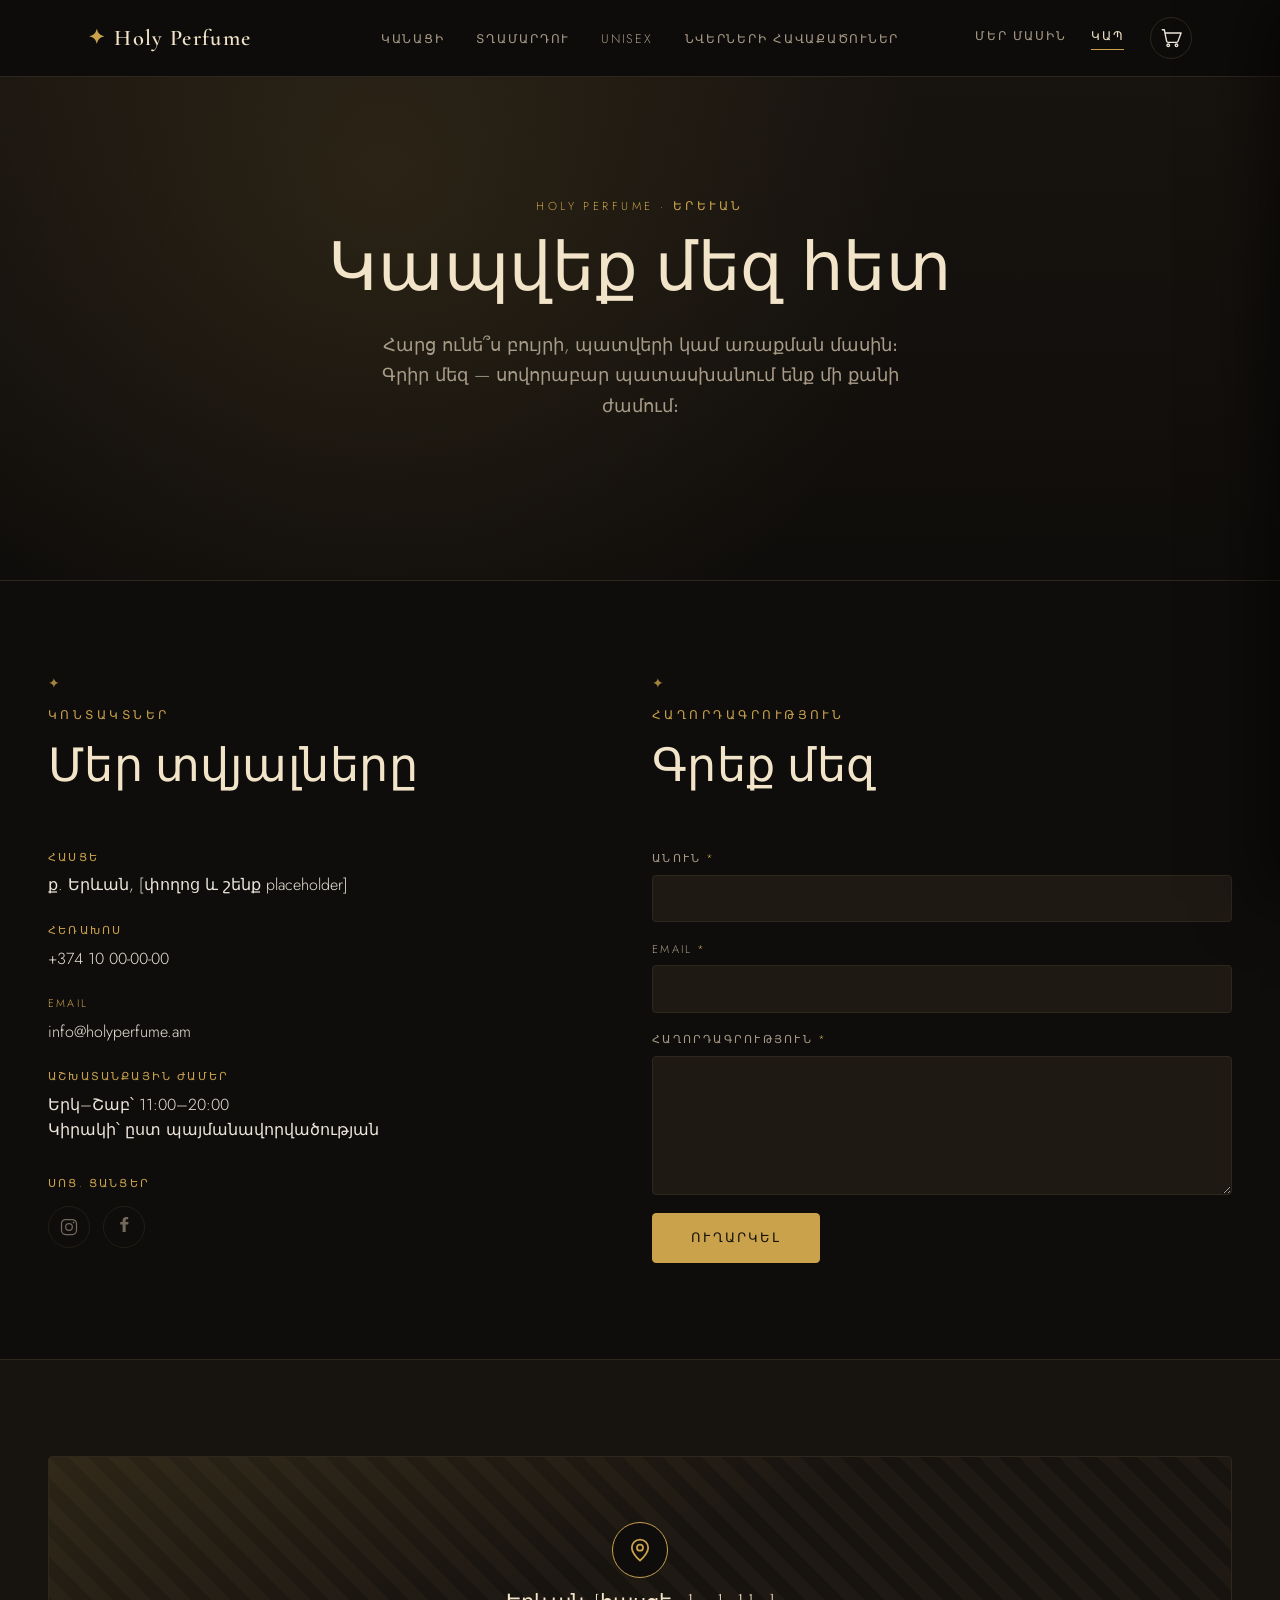
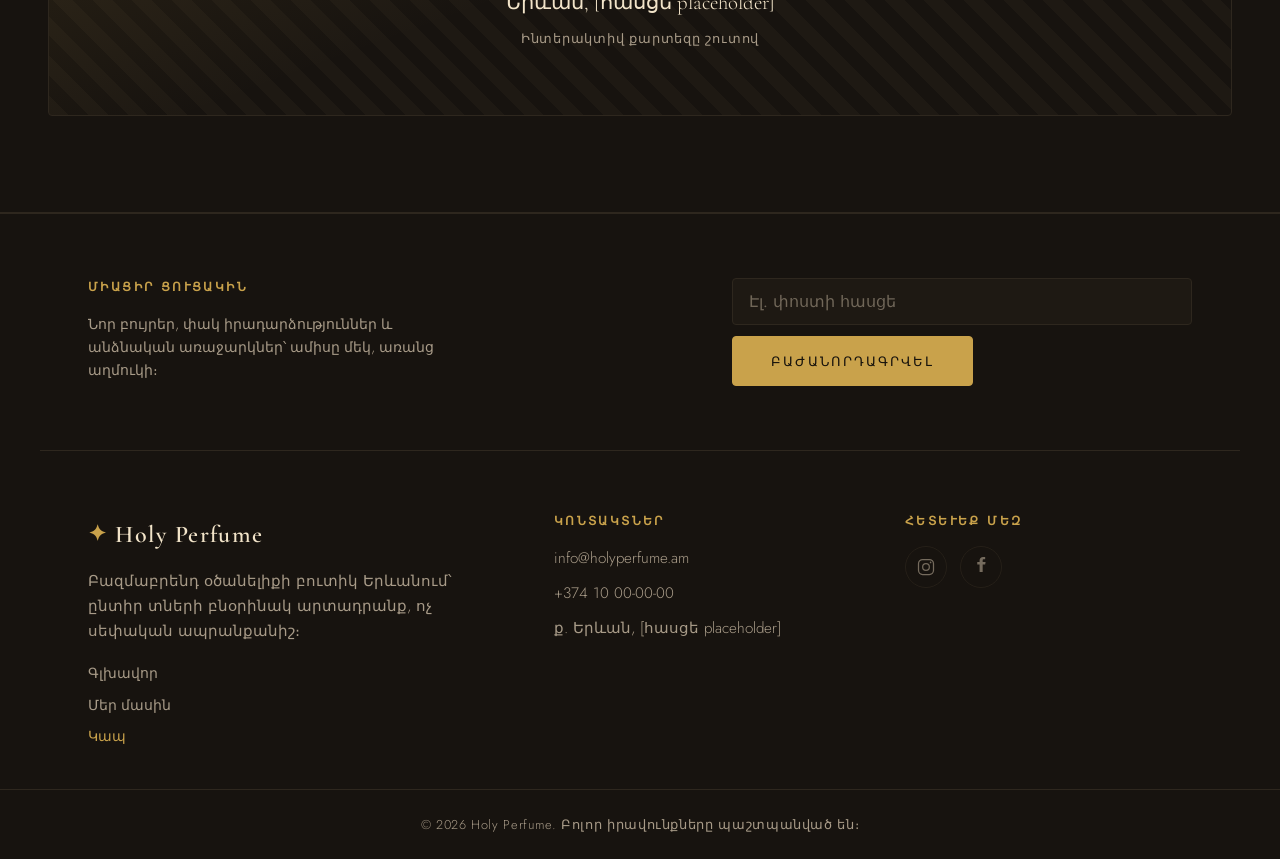
<file: contact.html>
<!DOCTYPE html>
<html lang="hy">
<head>
  <meta charset="UTF-8" />
  <meta name="viewport" content="width=device-width, initial-scale=1.0" />
  <meta name="description" content="Կապվեք Holy Perfume-ի հետ՝ հասցե Երևանում, հեռախոս, email, աշխատանքային ժամեր և հաղորդագրության ձև։" />
  <meta name="theme-color" content="#0f0d0b" />
  <title>Holy Perfume — Կապ</title>
  <link rel="icon" href="data:image/svg+xml,%3Csvg xmlns='http://www.w3.org/2000/svg' viewBox='0 0 32 32'%3E%3Crect width='32' height='32' rx='6' fill='%230f0d0b'/%3E%3Ctext x='16' y='22' font-family='Georgia,serif' font-size='18' font-weight='700' text-anchor='middle' fill='%23c9a24b'%3EH%3C/text%3E%3C/svg%3E" />
  <link rel="preconnect" href="https://fonts.googleapis.com" />
  <link rel="preconnect" href="https://fonts.gstatic.com" crossorigin />
  <link href="https://fonts.googleapis.com/css2?family=Cormorant+Garamond:wght@400;500;600;700&family=Jost:wght@300;400;500;600&display=swap" rel="stylesheet" />
  <link rel="stylesheet" href="style.css" />
</head>
<body>
  <header class="site-header" id="top">
    <div class="header-inner">
      <a href="index.html" class="brand">
        <span class="brand-mark">✦</span>
        <span class="brand-name">Holy&nbsp;Perfume</span>
      </a>

      <nav class="main-nav" id="primary-nav" aria-label="Հիմնական նավիգացիա">
        <ul>
          <li><a href="index.html#shop">Կանացի</a></li>
          <li><a href="index.html#shop">Տղամարդու</a></li>
          <li><a href="index.html#shop">Unisex</a></li>
          <li><a href="index.html#shop">Նվերների հավաքածուներ</a></li>
          <li class="nav-page-link"><a href="about.html">Մեր մասին</a></li>
          <li class="nav-page-link"><a href="contact.html" aria-current="page">Կապ</a></li>
        </ul>
      </nav>

      <div class="header-actions">
        <nav class="page-nav" aria-label="Էջեր">
          <a href="about.html" class="page-link">Մեր մասին</a>
          <a href="contact.html" class="page-link" aria-current="page">Կապ</a>
        </nav>

        <button class="cart-btn" type="button" aria-label="Զամբյուղ" data-cart-toggle>
          <svg viewBox="0 0 24 24" width="22" height="22" fill="none" stroke="currentColor" stroke-width="1.5" stroke-linecap="round" stroke-linejoin="round" aria-hidden="true">
            <circle cx="9" cy="20" r="1.4" />
            <circle cx="18" cy="20" r="1.4" />
            <path d="M2.5 3h2.2l2.5 12.4a1.8 1.8 0 0 0 1.8 1.4h8.9a1.8 1.8 0 0 0 1.8-1.4L23 6.5H6" />
          </svg>
          <span class="cart-count" data-cart-count hidden>0</span>
        </button>

        <button class="nav-toggle" type="button" aria-label="Բացել մենյուն" aria-expanded="false" aria-controls="primary-nav" data-nav-toggle>
          <span></span><span></span><span></span>
        </button>
      </div>
    </div>
  </header>

  <main>
    <section class="hero">
      <div class="hero-content">
        <p class="hero-eyebrow">Holy Perfume · Երևան</p>
        <h1 class="hero-title">Կապվեք մեզ հետ</h1>
        <p class="hero-text">
          Հարց ունե՞ս բույրի, պատվերի կամ առաքման մասին։ Գրիր մեզ — սովորաբար
          պատասխանում ենք մի քանի ժամում։
        </p>
      </div>
    </section>

    <section class="page-section">
      <div class="contact-layout">
        <div class="contact-info">
          <div class="section-head section-head--left">
            <p class="section-eyebrow">Կոնտակտներ</p>
            <h2 class="section-title">Մեր տվյալները</h2>
          </div>

          <ul class="contact-list">
            <li>
              <span class="contact-label">Հասցե</span>
              <span class="contact-value">ք. Երևան, [փողոց և շենք placeholder]</span>
            </li>
            <li>
              <span class="contact-label">Հեռախոս</span>
              <span class="contact-value"><a href="tel:+37410000000">+374 10 00-00-00</a></span>
            </li>
            <li>
              <span class="contact-label">Email</span>
              <span class="contact-value"><a href="mailto:info@holyperfume.am">info@holyperfume.am</a></span>
            </li>
            <li>
              <span class="contact-label">Աշխատանքային ժամեր</span>
              <span class="contact-value">Երկ–Շաբ՝ 11:00–20:00<br />Կիրակի՝ ըստ պայմանավորվածության</span>
            </li>
          </ul>

          <div class="contact-social">
            <span class="contact-label">Սոց. ցանցեր</span>
            <div class="social-links">
              <a href="#" class="social-link is-soon" data-soon aria-label="Instagram (շուտով)" title="Շուտով">
                <svg viewBox="0 0 24 24" width="20" height="20" fill="none" stroke="currentColor" stroke-width="1.5" aria-hidden="true">
                  <rect x="3" y="3" width="18" height="18" rx="5" />
                  <circle cx="12" cy="12" r="4" />
                  <circle cx="17.5" cy="6.5" r="1" fill="currentColor" stroke="none" />
                </svg>
              </a>
              <a href="#" class="social-link is-soon" data-soon aria-label="Facebook (շուտով)" title="Շուտով">
                <svg viewBox="0 0 24 24" width="20" height="20" fill="currentColor" aria-hidden="true">
                  <path d="M14 9h3l.5-3H14V4.2c0-.9.3-1.5 1.6-1.5H17V.1C16.6 0 15.6 0 14.5 0 12 0 10.3 1.5 10.3 4.3V6H7.5v3h2.8v9H14V9z" />
                </svg>
              </a>
            </div>
          </div>
        </div>

        <div class="contact-form-wrap">
          <div class="section-head section-head--left">
            <p class="section-eyebrow">Հաղորդագրություն</p>
            <h2 class="section-title">Գրեք մեզ</h2>
          </div>

          <form class="contact-form" id="contact-form">
            <label class="field">
              <span class="field-label">Անուն <em>*</em></span>
              <input type="text" name="name" autocomplete="name" required />
            </label>
            <label class="field">
              <span class="field-label">Email <em>*</em></span>
              <input type="email" name="email" autocomplete="email" required />
            </label>
            <label class="field">
              <span class="field-label">Հաղորդագրություն <em>*</em></span>
              <textarea name="message" rows="5" required></textarea>
            </label>
            <button type="submit" class="btn btn-primary">Ուղարկել</button>
            <p class="form-note" id="contact-note" role="status" hidden>
              Շնորհակալություն։ Հաղորդագրությունը ստացվեց — կպատասխանենք շուտով։
            </p>
          </form>
        </div>
      </div>
    </section>

    <section class="page-section page-section--alt">
      <div class="map-block" role="img" aria-label="Քարտեզ՝ Holy Perfume, Երևան">
        <span class="map-pin" aria-hidden="true">
          <svg viewBox="0 0 24 24" width="28" height="28" fill="none" stroke="currentColor" stroke-width="1.5" stroke-linecap="round" stroke-linejoin="round">
            <path d="M12 21s7-6.2 7-11a7 7 0 0 0-14 0c0 4.8 7 11 7 11z" />
            <circle cx="12" cy="10" r="2.6" />
          </svg>
        </span>
        <p class="map-text">Երևան, [հասցե placeholder]</p>
        <p class="map-sub">Ինտերակտիվ քարտեզը շուտով</p>
      </div>
    </section>
  </main>

  <footer class="site-footer">
    <div class="newsletter">
      <div class="newsletter-copy">
        <h3 class="footer-title">Միացիր ցուցակին</h3>
        <p>Նոր բույրեր, փակ իրադարձություններ և անձնական առաջարկներ՝ ամիսը մեկ, առանց աղմուկի։</p>
      </div>
      <form class="newsletter-form" id="newsletter-form">
        <input type="email" name="email" required autocomplete="email" placeholder="Էլ. փոստի հասցե" aria-label="Էլ. փոստի հասցե" />
        <button type="submit" class="btn btn-primary">Բաժանորդագրվել</button>
      </form>
    </div>

    <div class="footer-inner">
      <div class="footer-col footer-brand">
        <a href="index.html" class="brand">
          <span class="brand-mark">✦</span>
          <span class="brand-name">Holy&nbsp;Perfume</span>
        </a>
        <p class="footer-tagline">
          Բազմաբրենդ օծանելիքի բուտիկ Երևանում՝ ընտիր տների բնօրինակ արտադրանք,
          ոչ սեփական ապրանքանիշ։
        </p>
        <nav class="footer-nav" aria-label="Կայքի էջեր">
          <a href="index.html">Գլխավոր</a>
          <a href="about.html">Մեր մասին</a>
          <a href="contact.html" aria-current="page">Կապ</a>
        </nav>
      </div>

      <div class="footer-col">
        <h3 class="footer-title">Կոնտակտներ</h3>
        <ul class="footer-list">
          <li><a href="mailto:info@holyperfume.am">info@holyperfume.am</a></li>
          <li><a href="tel:+37410000000">+374 10 00-00-00</a></li>
          <li>ք. Երևան, [հասցե placeholder]</li>
        </ul>
      </div>

      <div class="footer-col">
        <h3 class="footer-title">Հետևեք մեզ</h3>
        <div class="social-links">
          <a href="#" class="social-link is-soon" data-soon aria-label="Instagram (շուտով)" title="Շուտով">
            <svg viewBox="0 0 24 24" width="20" height="20" fill="none" stroke="currentColor" stroke-width="1.5" aria-hidden="true">
              <rect x="3" y="3" width="18" height="18" rx="5" />
              <circle cx="12" cy="12" r="4" />
              <circle cx="17.5" cy="6.5" r="1" fill="currentColor" stroke="none" />
            </svg>
          </a>
          <a href="#" class="social-link is-soon" data-soon aria-label="Facebook (շուտով)" title="Շուտով">
            <svg viewBox="0 0 24 24" width="20" height="20" fill="currentColor" aria-hidden="true">
              <path d="M14 9h3l.5-3H14V4.2c0-.9.3-1.5 1.6-1.5H17V.1C16.6 0 15.6 0 14.5 0 12 0 10.3 1.5 10.3 4.3V6H7.5v3h2.8v9H14V9z" />
            </svg>
          </a>
        </div>
      </div>
    </div>
    <div class="footer-bottom">
      <p>© <span data-year>2026</span> Holy Perfume. Բոլոր իրավունքները պաշտպանված են։</p>
    </div>
  </footer>

  <!-- ============ Զամբյուղ ============ -->
  <div class="cart-backdrop" id="cart-backdrop" hidden></div>

  <aside class="cart-drawer" id="cart-drawer" aria-label="Զամբյուղ" aria-hidden="true">
    <header class="cart-head">
      <h2 class="cart-title" id="cart-title">Զամբյուղ</h2>
      <button type="button" class="cart-close" id="cart-close" aria-label="Փակել զամբյուղը">
        <svg viewBox="0 0 24 24" width="22" height="22" fill="none" stroke="currentColor" stroke-width="1.6" stroke-linecap="round" aria-hidden="true">
          <line x1="6" y1="6" x2="18" y2="18" />
          <line x1="18" y1="6" x2="6" y2="18" />
        </svg>
      </button>
    </header>

    <div class="cart-view" id="cart-view">
      <div class="cart-items" id="cart-items"></div>
      <p class="cart-empty" id="cart-empty">Զամբյուղը դատարկ է</p>
      <footer class="cart-foot" id="cart-foot" hidden>
        <div class="cart-subtotal">
          <span>Ընդհանուր</span>
          <span id="cart-subtotal">0 ֏</span>
        </div>
        <button type="button" class="btn btn-primary cart-checkout" id="cart-checkout">Ձևակերպել պատվեր</button>
      </footer>
    </div>

    <div class="checkout-view" id="checkout-view" hidden>
      <button type="button" class="checkout-back" id="checkout-back">← Հետ</button>
      <form class="checkout-form" id="checkout-form">
        <label class="field">
          <span class="field-label">Անուն Ազգանուն <em>*</em></span>
          <input type="text" name="name" autocomplete="name" required />
        </label>
        <label class="field">
          <span class="field-label">Հեռախոսահամար <em>*</em></span>
          <input type="tel" name="phone" autocomplete="tel" placeholder="+374 __ ______" required />
        </label>
        <label class="field">
          <span class="field-label">Առաքման հասցե <em>*</em></span>
          <textarea name="address" rows="3" autocomplete="street-address" required></textarea>
        </label>
        <label class="field">
          <span class="field-label">Նշում <span class="field-optional">(ըստ ցանկության)</span></span>
          <textarea name="comment" rows="2"></textarea>
        </label>
        <div class="order-summary" id="order-summary" aria-label="Պատվերի ամփոփում"></div>
        <button type="submit" class="btn btn-primary checkout-submit">Հաստատել պատվերը</button>
      </form>
    </div>

    <div class="success-view" id="success-view" hidden>
      <div class="success-mark" aria-hidden="true">
        <svg viewBox="0 0 24 24" width="30" height="30" fill="none" stroke="currentColor" stroke-width="1.8" stroke-linecap="round" stroke-linejoin="round">
          <path d="M4 12.5l5 5L20 6.5" />
        </svg>
      </div>
      <h3 class="success-title" id="success-title">Շնորհակալություն</h3>
      <p class="success-text" id="success-text"></p>
      <p class="success-order">Պատվերի համար՝ <strong id="success-order-id">#HP-0000</strong></p>
      <div class="order-summary" id="success-summary" aria-label="Պատվերի ամփոփում"></div>
      <button type="button" class="btn btn-primary success-close" id="success-close">Փակել</button>
    </div>
  </aside>

  <div class="toast-stack" id="toast-stack" aria-live="polite" aria-atomic="true"></div>

  <script src="script.js"></script>
</body>
</html>
</file>
<file: style.css>
/* ============================================================
   Holy Perfume — Base styles
   Luxury / premium palette, elegant typography, responsive
   ============================================================ */

:root {
  /* Palette — dark depth + gold / champagne accent */
  --color-bg: #0f0d0b;
  --color-bg-alt: #17130f;
  --color-surface: #1e1913;
  --color-border: #2e271e;

  --color-text: #ece5da;
  --color-text-muted: #a89b88;

  --color-gold: #c9a24b;
  --color-gold-soft: #e6c987;
  --color-champagne: #f2e4c9;

  --color-accent: var(--color-gold);
  --color-accent-hover: var(--color-gold-soft);

  /* Typography */
  --font-heading: "Cormorant Garamond", "Times New Roman", serif;
  --font-body: "Jost", "Segoe UI", Helvetica, Arial, sans-serif;

  /* Layout */
  --maxw: 1200px;
  --gutter: clamp(1.25rem, 4vw, 3rem);
  --header-h: 76px;
  --radius: 4px;
  --transition: 0.25s ease;

  /* Ուղղահայաց ռիթմ — section-ների padding-block */
  --section-pad-y: clamp(3.25rem, 8vw, 6rem);

  /* Uppercase label-երի letter-spacing */
  --ls-eyebrow: 0.3em;
  --ls-label: 0.2em;
  --ls-ui: 0.16em;
}

/* ---------- Reset / base ---------- */
*,
*::before,
*::after {
  box-sizing: border-box;
  margin: 0;
  padding: 0;
}

html {
  scroll-behavior: smooth;
  scroll-padding-top: var(--header-h);
}

body {
  background-color: var(--color-bg);
  color: var(--color-text);
  font-family: var(--font-body);
  font-weight: 300;
  font-size: 1rem;
  line-height: 1.65;
  -webkit-font-smoothing: antialiased;
  text-rendering: optimizeLegibility;
}

img {
  max-width: 100%;
  display: block;
}

a {
  color: inherit;
  text-decoration: none;
}

h1,
h2,
h3 {
  font-family: var(--font-heading);
  font-weight: 500;
  line-height: 1.15;
  letter-spacing: 0.01em;
  overflow-wrap: break-word;
}

/* ---------- Ֆոկուսի տեսանելի վիճակ (ստեղնաշարով նավիգացիա) ---------- */
:focus-visible {
  outline: 2px solid var(--color-gold-soft);
  outline-offset: 2px;
  border-radius: 2px;
}

/* մկնիկով սեղմելիս outline չենք ցույց տալիս */
:focus:not(:focus-visible) {
  outline: none;
}

button {
  cursor: pointer;
}

button:disabled {
  cursor: not-allowed;
}

/* ---------- Shared bits ---------- */
.btn {
  display: inline-block;
  padding: 0.9rem 2.4rem;
  font-family: var(--font-body);
  font-size: 0.8rem;
  font-weight: 500;
  letter-spacing: var(--ls-ui);
  text-transform: uppercase;
  cursor: pointer;
  border: 1px solid var(--color-accent);
  border-radius: var(--radius);
  transition: background-color var(--transition), color var(--transition),
    border-color var(--transition);
}

.btn-primary {
  background-color: var(--color-accent);
  color: #16120c;
}

.btn-primary:hover {
  background-color: transparent;
  color: var(--color-accent-hover);
  border-color: var(--color-accent-hover);
}

.section-head {
  text-align: center;
  margin-bottom: clamp(2rem, 5vw, 3.5rem);
}

/* Բրենդային հետք — կրկնվող ✦ նշանը ամեն բաժնի սկզբում */
.section-head::before {
  content: "✦";
  display: block;
  margin: 0 auto 1rem;
  font-size: 0.85rem;
  line-height: 1;
  color: var(--color-accent);
  opacity: 0.8;
}

.section-eyebrow,
.hero-eyebrow {
  font-size: 0.72rem;
  letter-spacing: var(--ls-eyebrow);
  text-transform: uppercase;
  color: var(--color-accent);
  margin-bottom: 0.9rem;
}

.section-title {
  font-size: clamp(1.9rem, 4vw, 2.9rem);
  color: var(--color-champagne);
}

/* ============================================================
   Header
   ============================================================ */
.site-header {
  position: sticky;
  top: 0;
  z-index: 100;
  background-color: rgba(15, 13, 11, 0.9);
  backdrop-filter: blur(10px);
  border-bottom: 1px solid var(--color-border);
}

.header-inner {
  max-width: var(--maxw);
  margin: 0 auto;
  min-height: var(--header-h);
  padding: 0 var(--gutter);
  display: grid;
  grid-template-columns: 1fr auto 1fr;
  align-items: center;
  gap: 1rem;
}

.brand {
  display: inline-flex;
  align-items: center;
  gap: 0.5rem;
  font-family: var(--font-heading);
  font-size: 1.4rem;
  font-weight: 600;
  letter-spacing: 0.06em;
  color: var(--color-champagne);
}

.brand-mark {
  color: var(--color-accent);
  font-size: 0.9em;
}

.main-nav ul {
  display: flex;
  gap: clamp(1rem, 2.5vw, 2.2rem);
  list-style: none;
}

.main-nav a {
  font-size: 0.78rem;
  letter-spacing: 0.14em;
  text-transform: uppercase;
  color: var(--color-text-muted);
  transition: color var(--transition);
  position: relative;
  padding-bottom: 4px;
}

.main-nav a::after {
  content: "";
  position: absolute;
  left: 0;
  bottom: 0;
  width: 0;
  height: 1px;
  background-color: var(--color-accent);
  transition: width var(--transition);
}

.main-nav a:hover {
  color: var(--color-champagne);
}

.main-nav a:hover::after {
  width: 100%;
}

.cart-btn {
  justify-self: end;
  position: relative;
  display: inline-flex;
  align-items: center;
  justify-content: center;
  width: 42px;
  height: 42px;
  background: transparent;
  border: 1px solid var(--color-border);
  border-radius: 50%;
  color: var(--color-text);
  cursor: pointer;
  transition: border-color var(--transition), color var(--transition);
}

.cart-btn:hover {
  border-color: var(--color-accent);
  color: var(--color-accent);
}

.cart-count {
  position: absolute;
  top: -6px;
  right: -6px;
  min-width: 18px;
  height: 18px;
  padding: 0 4px;
  display: flex;
  align-items: center;
  justify-content: center;
  font-family: var(--font-body);
  font-size: 0.65rem;
  font-weight: 600;
  color: #16120c;
  background-color: var(--color-accent);
  border-radius: 999px;
}

.nav-toggle {
  display: none;
  flex-direction: column;
  gap: 5px;
  width: 40px;
  height: 40px;
  padding: 9px 8px;
  background: transparent;
  border: 1px solid var(--color-border);
  border-radius: var(--radius);
  cursor: pointer;
}

.nav-toggle span {
  display: block;
  height: 1.5px;
  width: 100%;
  background-color: var(--color-text);
}

/* ---------- Header-ի աջ մասը՝ էջերի հղումներ + cart ---------- */
.header-actions {
  justify-self: end;
  display: flex;
  align-items: center;
  gap: clamp(0.85rem, 2vw, 1.6rem);
}

.page-nav {
  display: flex;
  gap: clamp(0.85rem, 2vw, 1.5rem);
}

.page-link {
  font-family: var(--font-body);
  font-size: 0.72rem;
  font-weight: 500;
  letter-spacing: var(--ls-ui);
  text-transform: uppercase;
  color: var(--color-text-muted);
  padding-bottom: 3px;
  border-bottom: 1px solid transparent;
  transition: color var(--transition), border-color var(--transition);
}

.page-link:hover {
  color: var(--color-champagne);
}

.page-link[aria-current="page"] {
  color: var(--color-champagne);
  border-bottom-color: var(--color-accent);
}

/* Հղումների կրկնօրինակը hamburger-ի ներսում — desktop-ում թաքցված */
.nav-page-link {
  display: none;
}

.main-nav a[aria-current="page"] {
  color: var(--color-champagne);
}

.main-nav a[aria-current="page"]::after {
  width: 100%;
}

/* ============================================================
   Hero
   ============================================================ */
.hero {
  position: relative;
  padding: clamp(4rem, 10vw, 7.5rem) var(--gutter);
  background: radial-gradient(
      circle at 30% 20%,
      rgba(201, 162, 75, 0.12),
      transparent 55%
    ),
    linear-gradient(180deg, var(--color-bg-alt), var(--color-bg));
  border-bottom: 1px solid var(--color-border);
}

.hero-content {
  max-width: 720px;
  margin: 0 auto;
  text-align: center;
  animation: hero-in 0.55s ease both;
}

.hero-title {
  font-size: clamp(2rem, 6vw, 4.2rem);
  color: var(--color-champagne);
  margin-bottom: 1.4rem;
  overflow-wrap: break-word;
  hyphens: auto;
}

@keyframes hero-in {
  from {
    opacity: 0;
    transform: translateY(18px);
  }
  to {
    opacity: 1;
    transform: translateY(0);
  }
}

.hero-text {
  color: var(--color-text-muted);
  font-size: clamp(1rem, 1.6vw, 1.15rem);
  max-width: 560px;
  margin: 0 auto 2.4rem;
}

/* ============================================================
   Ethos — «Մեր քաղաքականությունը»
   ============================================================ */
.ethos {
  padding: var(--section-pad-y) var(--gutter);
  border-bottom: 1px solid var(--color-border);
}

.ethos-inner {
  max-width: 760px;
  margin: 0 auto;
  text-align: center;
}

.ethos-text {
  color: var(--color-text-muted);
  font-size: clamp(1rem, 1.5vw, 1.12rem);
  line-height: 1.8;
  max-width: 620px;
  margin: 0 auto;
}

.ethos-quote {
  margin: clamp(2.5rem, 6vw, 3.75rem) auto 0;
  max-width: 560px;
  position: relative;
  padding-top: 2rem;
}

/* Բարակ ոսկեգույն դեկորատիվ գծիկ մեջբերման վերևում */
.ethos-quote::before {
  content: "";
  position: absolute;
  top: 0;
  left: 50%;
  width: 56px;
  height: 1px;
  transform: translateX(-50%);
  background: linear-gradient(
    90deg,
    transparent,
    var(--color-accent),
    transparent
  );
}

.ethos-quote p {
  font-family: var(--font-heading);
  font-style: italic;
  font-size: clamp(1.5rem, 3.4vw, 2.1rem);
  line-height: 1.4;
  color: var(--color-champagne);
}

.ethos-quote p::before {
  content: "“";
  color: var(--color-accent);
  margin-right: 0.1em;
}

.ethos-quote p::after {
  content: "”";
  color: var(--color-accent);
  margin-left: 0.05em;
}

/* ---------- Trust strip ---------- */
.trust-strip {
  list-style: none;
  display: grid;
  grid-template-columns: repeat(auto-fit, minmax(150px, 1fr));
  gap: clamp(1.5rem, 4vw, 2.5rem);
  margin-top: clamp(2.75rem, 6vw, 4rem);
  padding-top: clamp(2.25rem, 5vw, 3rem);
  border-top: 1px solid var(--color-border);
}

.trust-item {
  display: flex;
  flex-direction: column;
  align-items: center;
  gap: 0.55rem;
}

.trust-icon {
  display: inline-flex;
  align-items: center;
  justify-content: center;
  width: 48px;
  height: 48px;
  color: var(--color-accent);
  border: 1px solid var(--color-border);
  border-radius: 50%;
}

.trust-value {
  font-family: var(--font-heading);
  font-size: 1.15rem;
  font-weight: 600;
  color: var(--color-champagne);
}

.trust-label {
  font-size: 0.8rem;
  line-height: 1.5;
  color: var(--color-text-muted);
  max-width: 22ch;
}

/* ============================================================
   Ներքին էջեր (about.html, contact.html)
   ============================================================ */
.page-section {
  padding: var(--section-pad-y) var(--gutter);
  border-bottom: 1px solid var(--color-border);
}

.page-section--alt {
  background-color: var(--color-bg-alt);
}

.section-head--left {
  text-align: left;
}

.section-head--left::before {
  margin-left: 0;
  margin-right: auto;
}

/* ---------- About՝ պատմության տեքստ ---------- */
.prose {
  max-width: 680px;
  margin: 0 auto;
}

.prose .section-head {
  text-align: center;
}

.prose p {
  color: var(--color-text-muted);
  font-size: clamp(1rem, 1.4vw, 1.08rem);
  line-height: 1.85;
}

.prose p + p {
  margin-top: 1.4rem;
}

/* ---------- About / ընդհանուր CTA ---------- */
.page-cta {
  padding: var(--section-pad-y) var(--gutter);
  text-align: center;
  background: radial-gradient(
      circle at 50% 0%,
      rgba(201, 162, 75, 0.12),
      transparent 60%
    ),
    var(--color-bg);
}

.page-cta-inner {
  max-width: 520px;
  margin: 0 auto;
}

.brand-ornament {
  display: block;
  margin-bottom: 1rem;
  font-size: 1rem;
  line-height: 1;
  color: var(--color-accent);
  opacity: 0.8;
}

.page-cta p {
  margin: 0.9rem 0 2rem;
  color: var(--color-text-muted);
}

/* ---------- Contact՝ դասավորություն ---------- */
.contact-layout {
  max-width: var(--maxw);
  margin: 0 auto;
  display: grid;
  grid-template-columns: 1fr 1.1fr;
  gap: clamp(2.5rem, 6vw, 5rem);
  align-items: start;
}

.contact-list {
  list-style: none;
  display: flex;
  flex-direction: column;
  gap: 1.5rem;
  margin-top: 0.5rem;
}

.contact-list li {
  display: flex;
  flex-direction: column;
  gap: 0.35rem;
}

.contact-label {
  font-size: 0.68rem;
  letter-spacing: var(--ls-label);
  text-transform: uppercase;
  color: var(--color-accent);
}

.contact-value {
  color: var(--color-text);
  line-height: 1.6;
}

.contact-value a:hover {
  color: var(--color-champagne);
}

.contact-social {
  margin-top: 2rem;
  display: flex;
  flex-direction: column;
  gap: 0.8rem;
}

/* ---------- Contact ձև ---------- */
.contact-form {
  display: flex;
  flex-direction: column;
  gap: 1.1rem;
  margin-top: 0.5rem;
}

.contact-form .btn {
  align-self: flex-start;
}

.form-note {
  padding: 0.9rem 1.1rem;
  background: rgba(201, 162, 75, 0.08);
  border: 1px solid var(--color-border);
  border-radius: var(--radius);
  color: var(--color-champagne);
  font-size: 0.9rem;
}

.form-note::before {
  content: "✦ ";
  color: var(--color-accent);
}

/* ---------- Contact՝ քարտեզի placeholder ---------- */
.map-block {
  max-width: var(--maxw);
  margin: 0 auto;
  min-height: 260px;
  display: flex;
  flex-direction: column;
  align-items: center;
  justify-content: center;
  gap: 0.5rem;
  text-align: center;
  padding: 2.5rem 1.5rem;
  border: 1px solid var(--color-border);
  border-radius: var(--radius);
  background: linear-gradient(
      160deg,
      rgba(201, 162, 75, 0.12),
      transparent 45%
    ),
    repeating-linear-gradient(
      45deg,
      var(--color-surface),
      var(--color-surface) 14px,
      var(--color-bg-alt) 14px,
      var(--color-bg-alt) 28px
    );
}

.map-pin {
  display: inline-flex;
  align-items: center;
  justify-content: center;
  width: 56px;
  height: 56px;
  color: var(--color-accent);
  background: var(--color-bg);
  border: 1px solid var(--color-accent);
  border-radius: 50%;
}

.map-text {
  font-family: var(--font-heading);
  font-size: 1.3rem;
  color: var(--color-champagne);
}

.map-sub {
  font-size: 0.8rem;
  letter-spacing: 0.06em;
  color: var(--color-text-muted);
}

/* ---------- Footer nav ---------- */
.footer-nav {
  margin-top: 1.1rem;
  display: flex;
  flex-direction: column;
  gap: 0.5rem;
}

.footer-nav a {
  font-size: 0.9rem;
  color: var(--color-text-muted);
  transition: color var(--transition);
}

.footer-nav a:hover {
  color: var(--color-champagne);
}

.footer-nav a[aria-current="page"] {
  color: var(--color-accent);
}

/* ============================================================
   Shop
   ============================================================ */
.shop {
  max-width: var(--maxw);
  margin: 0 auto;
  padding: var(--section-pad-y) var(--gutter);
}

.shop-placeholder {
  border: 1px dashed var(--color-border);
  border-radius: var(--radius);
  padding: clamp(3rem, 8vw, 5rem) 1.5rem;
  text-align: center;
  color: var(--color-text-muted);
  letter-spacing: 0.08em;
}

/* ---------- Filter chips ---------- */
.filter-bar {
  display: flex;
  flex-wrap: wrap;
  justify-content: center;
  gap: 0.7rem;
  margin-bottom: clamp(2.5rem, 6vw, 4rem);
}

.filter-chip {
  padding: 0.6rem 1.4rem;
  font-family: var(--font-body);
  font-size: 0.72rem;
  font-weight: 500;
  letter-spacing: var(--ls-ui);
  text-transform: uppercase;
  color: var(--color-text-muted);
  background: transparent;
  border: 1px solid var(--color-border);
  border-radius: 999px;
  cursor: pointer;
  transition: color var(--transition), border-color var(--transition),
    background-color var(--transition);
}

.filter-chip:hover {
  color: var(--color-champagne);
  border-color: var(--color-accent);
}

.filter-chip.is-active {
  color: #16120c;
  background-color: var(--color-accent);
  border-color: var(--color-accent);
}

/* ---------- Product grid ---------- */
.product-grid {
  display: grid;
  grid-template-columns: repeat(auto-fill, minmax(240px, 1fr));
  gap: clamp(1.25rem, 3vw, 2rem);
}

.card {
  display: flex;
  flex-direction: column;
  background-color: var(--color-surface);
  border: 1px solid var(--color-border);
  border-radius: var(--radius);
  overflow: hidden;
  transition: transform var(--transition), border-color var(--transition);
}

.card:hover {
  transform: translateY(-4px);
  border-color: var(--color-accent);
}

.card:focus-within {
  border-color: var(--color-accent);
}

.card:hover .card-plate svg {
  transform: scale(1.04);
}

.card-plate {
  position: relative;
  display: flex;
  align-items: center;
  justify-content: center;
  aspect-ratio: 4 / 3;
  min-height: 150px;
  padding: 1.6rem;
  overflow: hidden;
  color: var(--color-champagne);
  background: linear-gradient(
    160deg,
    rgba(201, 162, 75, 0.35) 0%,
    rgba(201, 162, 75, 0.12) 40%,
    var(--color-bg) 100%
  );
  border-bottom: 1px solid var(--color-border);
}

/* Իրական պատկեր (եթե ֆայլը կա)՝ ծածկում է placeholder icon-ը */
.card-photo,
.card-plate img,
.cart-item-plate img {
  position: absolute;
  inset: 0;
  width: 100%;
  height: 100%;
  object-fit: cover;
  z-index: 1;
}

.card:hover .card-photo {
  transform: scale(1.03);
  transition: transform var(--transition);
}

.card-note {
  font-size: 0.82rem;
  line-height: 1.5;
  color: var(--color-text-muted);
  margin: 0.55rem 0 0.1rem;
}

.card-plate svg {
  width: 100%;
  height: 100%;
  max-width: 84px;
  max-height: 118px;
  display: block;
  object-fit: contain;
  filter: drop-shadow(0 4px 10px rgba(0, 0, 0, 0.4));
  transition: transform var(--transition);
}

.card-body {
  display: flex;
  flex-direction: column;
  gap: 0.35rem;
  padding: 1.4rem 1.3rem 1.5rem;
  flex: 1;
}

.card-brand {
  font-size: 0.62rem;
  letter-spacing: var(--ls-label);
  text-transform: uppercase;
  color: var(--color-accent);
}

.card-name {
  font-family: var(--font-heading);
  font-size: 1.4rem;
  font-weight: 600;
  color: var(--color-champagne);
}

.card-meta {
  font-size: 0.82rem;
  color: var(--color-text-muted);
  letter-spacing: 0.03em;
}

.card-cat {
  font-size: 0.68rem;
  letter-spacing: 0.12em;
  text-transform: uppercase;
  color: var(--color-accent);
}

/* ---------- Ծավալի ընտրիչ քարտում ---------- */
.size-pills {
  display: flex;
  flex-wrap: wrap;
  gap: 0.3rem;
  margin: 0.6rem 0 0.15rem;
}

.size-pill {
  padding: 0.28rem 0.6rem;
  font-family: var(--font-body);
  font-size: 0.66rem;
  font-weight: 500;
  letter-spacing: 0.04em;
  color: var(--color-text-muted);
  background: transparent;
  border: 1px solid var(--color-border);
  border-radius: 999px;
  cursor: pointer;
  transition: color var(--transition), border-color var(--transition),
    background-color var(--transition);
}

.size-pill:hover {
  color: var(--color-champagne);
  border-color: var(--color-accent);
}

.size-pill.is-active {
  color: #16120c;
  background-color: var(--color-accent);
  border-color: var(--color-accent);
}

.card-price {
  margin-top: 0.45rem;
  font-family: var(--font-heading);
  font-size: 1.4rem;
  font-weight: 700;
  color: var(--color-champagne);
}

.card-add {
  margin-top: auto;
  padding: 0.8rem 1rem;
  font-size: 0.68rem;
  letter-spacing: 0.12em;
  text-align: center;
}

.grid-empty {
  text-align: center;
  color: var(--color-text-muted);
  letter-spacing: 0.06em;
  padding: 3rem 1rem;
}

/* ============================================================
   Զամբյուղ (cart drawer, badge, toast)
   ============================================================ */
body.no-scroll {
  overflow: hidden;
}

.cart-count[hidden] {
  display: none;
}

.cart-backdrop {
  position: fixed;
  inset: 0;
  z-index: 200;
  background: rgba(6, 5, 4, 0.6);
  backdrop-filter: blur(2px);
  animation: cart-fade var(--transition);
}

.cart-drawer {
  position: fixed;
  top: 0;
  right: 0;
  z-index: 210;
  display: flex;
  flex-direction: column;
  width: min(420px, 100vw);
  height: 100%;
  background: var(--color-bg-alt);
  border-left: 1px solid var(--color-border);
  box-shadow: -20px 0 60px rgba(0, 0, 0, 0.5);
  transform: translateX(100%);
  transition: transform 0.25s ease;
}

.cart-drawer.is-open {
  transform: translateX(0);
}

.cart-head {
  display: flex;
  align-items: center;
  justify-content: space-between;
  padding: 1.6rem var(--gutter);
  border-bottom: 1px solid var(--color-border);
}

.cart-title {
  font-family: var(--font-heading);
  font-size: 1.6rem;
  color: var(--color-champagne);
}

.cart-close {
  display: inline-flex;
  align-items: center;
  justify-content: center;
  width: 40px;
  height: 40px;
  background: transparent;
  border: 1px solid var(--color-border);
  border-radius: 50%;
  color: var(--color-text);
  cursor: pointer;
  transition: color var(--transition), border-color var(--transition);
}

.cart-close:hover {
  color: var(--color-accent);
  border-color: var(--color-accent);
}

.cart-view,
.checkout-view,
.success-view {
  flex: 1;
  min-height: 0;
}

.cart-view[hidden],
.checkout-view[hidden],
.success-view[hidden] {
  display: none;
}

.cart-view {
  display: flex;
  flex-direction: column;
}

.checkout-view,
.success-view {
  overflow-y: auto;
  padding: 1.4rem var(--gutter) 2rem;
}

.cart-items {
  flex: 1;
  overflow-y: auto;
  padding: 0.5rem var(--gutter);
}

.cart-item {
  display: grid;
  grid-template-columns: 56px 1fr auto;
  gap: 1rem;
  padding: 1.3rem 0;
  border-bottom: 1px solid var(--color-border);
}

.cart-item-plate {
  position: relative;
  overflow: hidden;
  display: flex;
  align-items: center;
  justify-content: center;
  width: 56px;
  height: 68px;
  color: var(--color-champagne);
  background: linear-gradient(
    160deg,
    rgba(201, 162, 75, 0.3),
    rgba(201, 162, 75, 0.08) 45%,
    var(--color-bg)
  );
  border: 1px solid var(--color-border);
  border-radius: var(--radius);
}

.cart-item-plate svg {
  width: 22px;
  height: auto;
}

.cart-item-info {
  display: flex;
  flex-direction: column;
  gap: 0.35rem;
  min-width: 0;
}

.cart-item-name {
  font-family: var(--font-heading);
  font-size: 1.15rem;
  color: var(--color-champagne);
}

.cart-item-price {
  font-size: 0.8rem;
  color: var(--color-text-muted);
}

.qty {
  display: inline-flex;
  align-items: center;
  gap: 0.4rem;
  margin-top: 0.2rem;
}

.qty-btn {
  width: 30px;
  height: 30px;
  display: inline-flex;
  align-items: center;
  justify-content: center;
  font-size: 1.05rem;
  line-height: 1;
  color: var(--color-text);
  background: transparent;
  border: 1px solid var(--color-border);
  border-radius: 50%;
  cursor: pointer;
  transition: color var(--transition), border-color var(--transition),
    background-color var(--transition);
}

.qty-btn:hover {
  color: var(--color-accent);
  border-color: var(--color-accent);
  background-color: rgba(201, 162, 75, 0.08);
}

.qty-val {
  min-width: 1.6rem;
  text-align: center;
  font-size: 0.9rem;
}

.cart-item-end {
  display: flex;
  flex-direction: column;
  align-items: flex-end;
  justify-content: space-between;
  gap: 0.5rem;
}

.cart-item-line {
  font-family: var(--font-heading);
  font-size: 1.05rem;
  color: var(--color-text);
  white-space: nowrap;
}

.cart-item-remove {
  padding: 0;
  font-family: var(--font-body);
  font-size: 0.72rem;
  letter-spacing: 0.06em;
  color: var(--color-text-muted);
  background: transparent;
  border: 0;
  border-bottom: 1px solid transparent;
  cursor: pointer;
  transition: color var(--transition), border-color var(--transition);
}

.cart-item-remove:hover {
  color: var(--color-accent);
  border-bottom-color: var(--color-accent);
}

.cart-empty {
  padding: 3rem var(--gutter);
  text-align: center;
  color: var(--color-text-muted);
  letter-spacing: 0.06em;
}

.cart-foot {
  padding: 1.5rem var(--gutter) 2rem;
  border-top: 1px solid var(--color-border);
}

.cart-subtotal {
  display: flex;
  align-items: baseline;
  justify-content: space-between;
  margin-bottom: 1.2rem;
  font-size: 0.8rem;
  letter-spacing: var(--ls-label);
  text-transform: uppercase;
  color: var(--color-text-muted);
}

.cart-subtotal span:last-child {
  font-family: var(--font-heading);
  font-size: 1.5rem;
  letter-spacing: 0.02em;
  text-transform: none;
  color: var(--color-champagne);
}

.cart-checkout {
  width: 100%;
}

.cart-checkout:disabled {
  opacity: 0.4;
  cursor: not-allowed;
}

/* ---------- Checkout ձև ---------- */
.checkout-back {
  display: inline-flex;
  align-items: center;
  gap: 0.4rem;
  margin-bottom: 1.4rem;
  padding: 0.3rem 0;
  font-family: var(--font-body);
  font-size: 0.74rem;
  letter-spacing: 0.14em;
  text-transform: uppercase;
  color: var(--color-text-muted);
  background: transparent;
  border: 0;
  cursor: pointer;
  transition: color var(--transition);
}

.checkout-back:hover {
  color: var(--color-accent);
}

.checkout-form {
  display: flex;
  flex-direction: column;
  gap: 1.1rem;
}

.field {
  display: flex;
  flex-direction: column;
  gap: 0.45rem;
}

.field-label {
  font-size: 0.7rem;
  letter-spacing: var(--ls-label);
  text-transform: uppercase;
  color: var(--color-text-muted);
}

.field-label em {
  color: var(--color-accent);
  font-style: normal;
}

.field-optional {
  text-transform: none;
  letter-spacing: 0.03em;
  opacity: 0.7;
}

.checkout-form input,
.checkout-form textarea,
.contact-form input,
.contact-form textarea {
  width: 100%;
  min-height: 44px;
  padding: 0.7rem 0.9rem;
  font-family: var(--font-body);
  font-size: 1rem;
  color: var(--color-text);
  background: var(--color-surface);
  border: 1px solid var(--color-border);
  border-radius: var(--radius);
  transition: border-color var(--transition), box-shadow var(--transition);
}

.checkout-form textarea,
.contact-form textarea {
  resize: vertical;
  min-height: 72px;
  padding-top: 0.7rem;
}

.checkout-form input::placeholder,
.checkout-form textarea::placeholder,
.contact-form input::placeholder,
.contact-form textarea::placeholder {
  color: var(--color-text-muted);
  opacity: 0.6;
}

.checkout-form input:focus,
.checkout-form textarea:focus,
.contact-form input:focus,
.contact-form textarea:focus {
  outline: none;
  border-color: var(--color-accent);
  box-shadow: 0 0 0 3px rgba(201, 162, 75, 0.18);
}

.checkout-form input:user-invalid,
.checkout-form textarea:user-invalid,
.contact-form input:user-invalid,
.contact-form textarea:user-invalid {
  border-color: #b4553f;
}

.checkout-submit {
  width: 100%;
  margin-top: 0.4rem;
}

/* ---------- Պատվերի ամփոփում ---------- */
.order-summary {
  padding: 1rem 1.1rem;
  background: rgba(201, 162, 75, 0.06);
  border: 1px solid var(--color-border);
  border-radius: var(--radius);
}

.os-list {
  list-style: none;
  display: flex;
  flex-direction: column;
  gap: 0.5rem;
  margin-bottom: 0.8rem;
}

.os-row {
  display: flex;
  justify-content: space-between;
  gap: 1rem;
  font-size: 0.86rem;
  color: var(--color-text-muted);
}

.os-name {
  color: var(--color-text);
}

.os-qty {
  color: var(--color-text-muted);
}

.os-line {
  white-space: nowrap;
}

.os-total {
  display: flex;
  justify-content: space-between;
  padding-top: 0.7rem;
  border-top: 1px solid var(--color-border);
  font-size: 0.75rem;
  letter-spacing: var(--ls-label);
  text-transform: uppercase;
  color: var(--color-text-muted);
}

.os-total span:last-child {
  font-family: var(--font-heading);
  font-size: 1.15rem;
  letter-spacing: 0.02em;
  text-transform: none;
  color: var(--color-champagne);
}

/* ---------- Հաջողության էկրան ---------- */
.success-view {
  text-align: center;
}

.success-mark {
  display: inline-flex;
  align-items: center;
  justify-content: center;
  width: 60px;
  height: 60px;
  margin: 1.5rem auto 1.2rem;
  color: var(--color-accent);
  border: 1px solid var(--color-accent);
  border-radius: 50%;
}

.success-title {
  font-family: var(--font-heading);
  font-size: 1.8rem;
  color: var(--color-champagne);
}

.success-text {
  margin: 0.6rem 0 1.1rem;
  color: var(--color-text-muted);
}

.success-order {
  margin-bottom: 1.4rem;
  font-size: 0.9rem;
  color: var(--color-text-muted);
}

.success-order strong {
  color: var(--color-accent);
  letter-spacing: 0.08em;
}

.success-summary,
#success-summary {
  text-align: left;
}

.success-close {
  width: 100%;
  margin-top: 1.6rem;
}

/* ---------- Toast ---------- */
.toast-stack {
  position: fixed;
  left: 50%;
  bottom: 2rem;
  z-index: 300;
  display: flex;
  flex-direction: column;
  gap: 0.6rem;
  align-items: center;
  transform: translateX(-50%);
  pointer-events: none;
}

.toast {
  max-width: calc(100vw - 2rem);
  padding: 0.85rem 1.6rem;
  font-size: 0.8rem;
  letter-spacing: 0.1em;
  text-transform: uppercase;
  text-align: center;
  color: #16120c;
  background: var(--color-accent);
  border-radius: 999px;
  box-shadow: 0 10px 30px rgba(0, 0, 0, 0.4);
  opacity: 0;
  transform: translateY(12px);
  transition: opacity 0.22s ease, transform 0.22s ease;
}

.toast.is-visible {
  opacity: 1;
  transform: translateY(0);
}

@keyframes cart-fade {
  from {
    opacity: 0;
  }
  to {
    opacity: 1;
  }
}

@media (prefers-reduced-motion: reduce) {
  *,
  *::before,
  *::after {
    animation-duration: 0.001ms !important;
    animation-iteration-count: 1 !important;
    transition-duration: 0.001ms !important;
  }
  .hero-content {
    animation: none;
  }
  .cart-drawer {
    transition: none;
  }
  .cart-backdrop {
    animation: none;
  }
  .card:hover {
    transform: none;
  }
  .card:hover .card-plate svg {
    transform: none;
  }
  html {
    scroll-behavior: auto;
  }
}

/* ============================================================
   Footer
   ============================================================ */
.site-footer {
  background-color: var(--color-bg-alt);
  border-top: 1px solid var(--color-border);
}

/* ---------- Newsletter ---------- */
.newsletter {
  max-width: var(--maxw);
  margin: 0 auto;
  padding: clamp(2.75rem, 6vw, 4rem) var(--gutter);
  display: flex;
  flex-wrap: wrap;
  align-items: center;
  justify-content: space-between;
  gap: 1.75rem 2.5rem;
  border-bottom: 1px solid var(--color-border);
}

.newsletter-copy {
  max-width: 42ch;
}

.newsletter-copy p {
  margin-top: 0.55rem;
  color: var(--color-text-muted);
  font-size: 0.9rem;
  line-height: 1.6;
}

.newsletter-form {
  display: flex;
  flex-wrap: wrap;
  gap: 0.7rem;
  flex: 1 1 320px;
  max-width: 460px;
}

.newsletter-form input {
  flex: 1 1 180px;
  min-height: 46px;
  padding: 0.7rem 1rem;
  font-family: var(--font-body);
  font-size: 1rem;
  color: var(--color-text);
  background: var(--color-surface);
  border: 1px solid var(--color-border);
  border-radius: var(--radius);
  transition: border-color var(--transition), box-shadow var(--transition);
}

.newsletter-form input::placeholder {
  color: var(--color-text-muted);
  opacity: 0.6;
}

.newsletter-form input:focus {
  outline: none;
  border-color: var(--color-accent);
  box-shadow: 0 0 0 3px rgba(201, 162, 75, 0.18);
}

.newsletter-form .btn {
  flex: 0 0 auto;
}

.newsletter-done {
  color: var(--color-champagne);
  font-size: 0.95rem;
}

.newsletter-done::before {
  content: "✦ ";
  color: var(--color-accent);
}

.footer-inner {
  max-width: var(--maxw);
  margin: 0 auto;
  padding: clamp(2.75rem, 6vw, 4rem) var(--gutter) 2.5rem;
  display: grid;
  grid-template-columns: 1.4fr 1fr 1fr;
  gap: clamp(2rem, 5vw, 4rem);
}

.footer-brand .brand {
  font-size: 1.5rem;
}

.footer-tagline {
  margin-top: 0.9rem;
  color: var(--color-text-muted);
  font-size: 0.95rem;
}

.footer-title {
  font-family: var(--font-body);
  font-size: 0.75rem;
  font-weight: 600;
  letter-spacing: var(--ls-label);
  text-transform: uppercase;
  color: var(--color-accent);
  margin-bottom: 1.1rem;
}

.footer-list {
  list-style: none;
  display: flex;
  flex-direction: column;
  gap: 0.6rem;
  color: var(--color-text-muted);
  font-size: 0.95rem;
}

.footer-list a {
  transition: color var(--transition);
}

.footer-list a:hover {
  color: var(--color-champagne);
}

.social-links {
  display: flex;
  gap: 0.8rem;
}

.social-link {
  display: inline-flex;
  align-items: center;
  justify-content: center;
  width: 42px;
  height: 42px;
  border: 1px solid var(--color-border);
  border-radius: 50%;
  color: var(--color-text-muted);
  cursor: pointer;
  transition: color var(--transition), border-color var(--transition);
}

.social-link:hover {
  color: var(--color-accent);
  border-color: var(--color-accent);
}

/* Դեռ ակտիվ չեն (իրական էջ/հղում չունեն) */
.social-link.is-soon,
a.is-soon {
  cursor: default;
  opacity: 0.65;
}

.social-link.is-soon:hover {
  color: var(--color-text-muted);
  border-color: var(--color-border);
}

.footer-bottom {
  border-top: 1px solid var(--color-border);
  padding: 1.5rem var(--gutter);
  text-align: center;
  color: var(--color-text-muted);
  font-size: 0.8rem;
  letter-spacing: 0.05em;
}

/* ============================================================
   Responsive
   ============================================================ */
@media (max-width: 900px) {
  .header-inner {
    grid-template-columns: auto 1fr;
    row-gap: 0;
  }

  .nav-toggle {
    display: flex;
  }

  /* Էջերի հղումները hamburger-ից դուրս թաքցվում են, ներսում՝ երևում */
  .page-nav {
    display: none;
  }

  .nav-page-link {
    display: list-item;
  }

  .nav-page-link:first-of-type {
    border-top-color: rgba(201, 162, 75, 0.3);
  }

  .main-nav {
    order: 4;
    grid-column: 1 / -1;
    max-height: 0;
    overflow: hidden;
    transition: max-height var(--transition);
  }

  .main-nav.is-open {
    max-height: 520px;
  }

  .main-nav ul {
    flex-direction: column;
    gap: 0;
    padding: 0.5rem 0 1rem;
  }

  .main-nav li {
    border-top: 1px solid var(--color-border);
  }

  .main-nav a {
    display: block;
    padding: 0.9rem 0;
  }

  .footer-inner {
    grid-template-columns: 1fr 1fr;
  }

  .footer-brand {
    grid-column: 1 / -1;
  }

  .trust-strip {
    gap: 1.25rem 1.5rem;
  }

  .contact-layout {
    grid-template-columns: 1fr;
    gap: clamp(2.25rem, 7vw, 3rem);
  }
}

@media (max-width: 560px) {
  :root {
    --header-h: 64px;
  }

  .brand {
    font-size: 1.2rem;
  }

  .brand-name {
    letter-spacing: 0.02em;
  }

  .footer-inner {
    grid-template-columns: 1fr;
    text-align: left;
  }

  .product-grid {
    grid-template-columns: 1fr;
  }

  .hero {
    padding-top: clamp(3rem, 14vw, 4.5rem);
    padding-bottom: clamp(3rem, 14vw, 4.5rem);
  }

  .hero .btn,
  .cart-foot .btn,
  .checkout-submit,
  .success-close,
  .page-cta .btn {
    width: 100%;
  }

  .contact-form .btn {
    align-self: stretch;
    text-align: center;
  }

  /* Cart drawer՝ ամբողջ էկրանի լայնությամբ */
  .cart-drawer {
    width: 100%;
  }

  /* Ethos */
  .trust-strip {
    grid-template-columns: 1fr;
    gap: 1.75rem;
  }

  .trust-label {
    max-width: 30ch;
  }

  /* Newsletter */
  .newsletter {
    flex-direction: column;
    align-items: stretch;
    text-align: left;
  }

  .newsletter-form {
    max-width: 100%;
  }

  .newsletter-form input {
    flex-basis: 100%;
  }

  .newsletter-form .btn {
    width: 100%;
  }
}

@media (max-width: 400px) {
  .header-inner {
    gap: 0.6rem;
    padding: 0 1rem;
  }

  .cart-item {
    grid-template-columns: 46px 1fr auto;
    gap: 0.7rem;
  }

  .cart-item-plate {
    width: 46px;
    height: 58px;
  }

  .filter-chip {
    padding: 0.55rem 1.1rem;
  }

  .btn {
    padding: 0.9rem 1.6rem;
    letter-spacing: 0.12em;
  }
}

@media (min-width: 901px) {
  .nav-toggle {
    display: none;
  }
}
</file>
